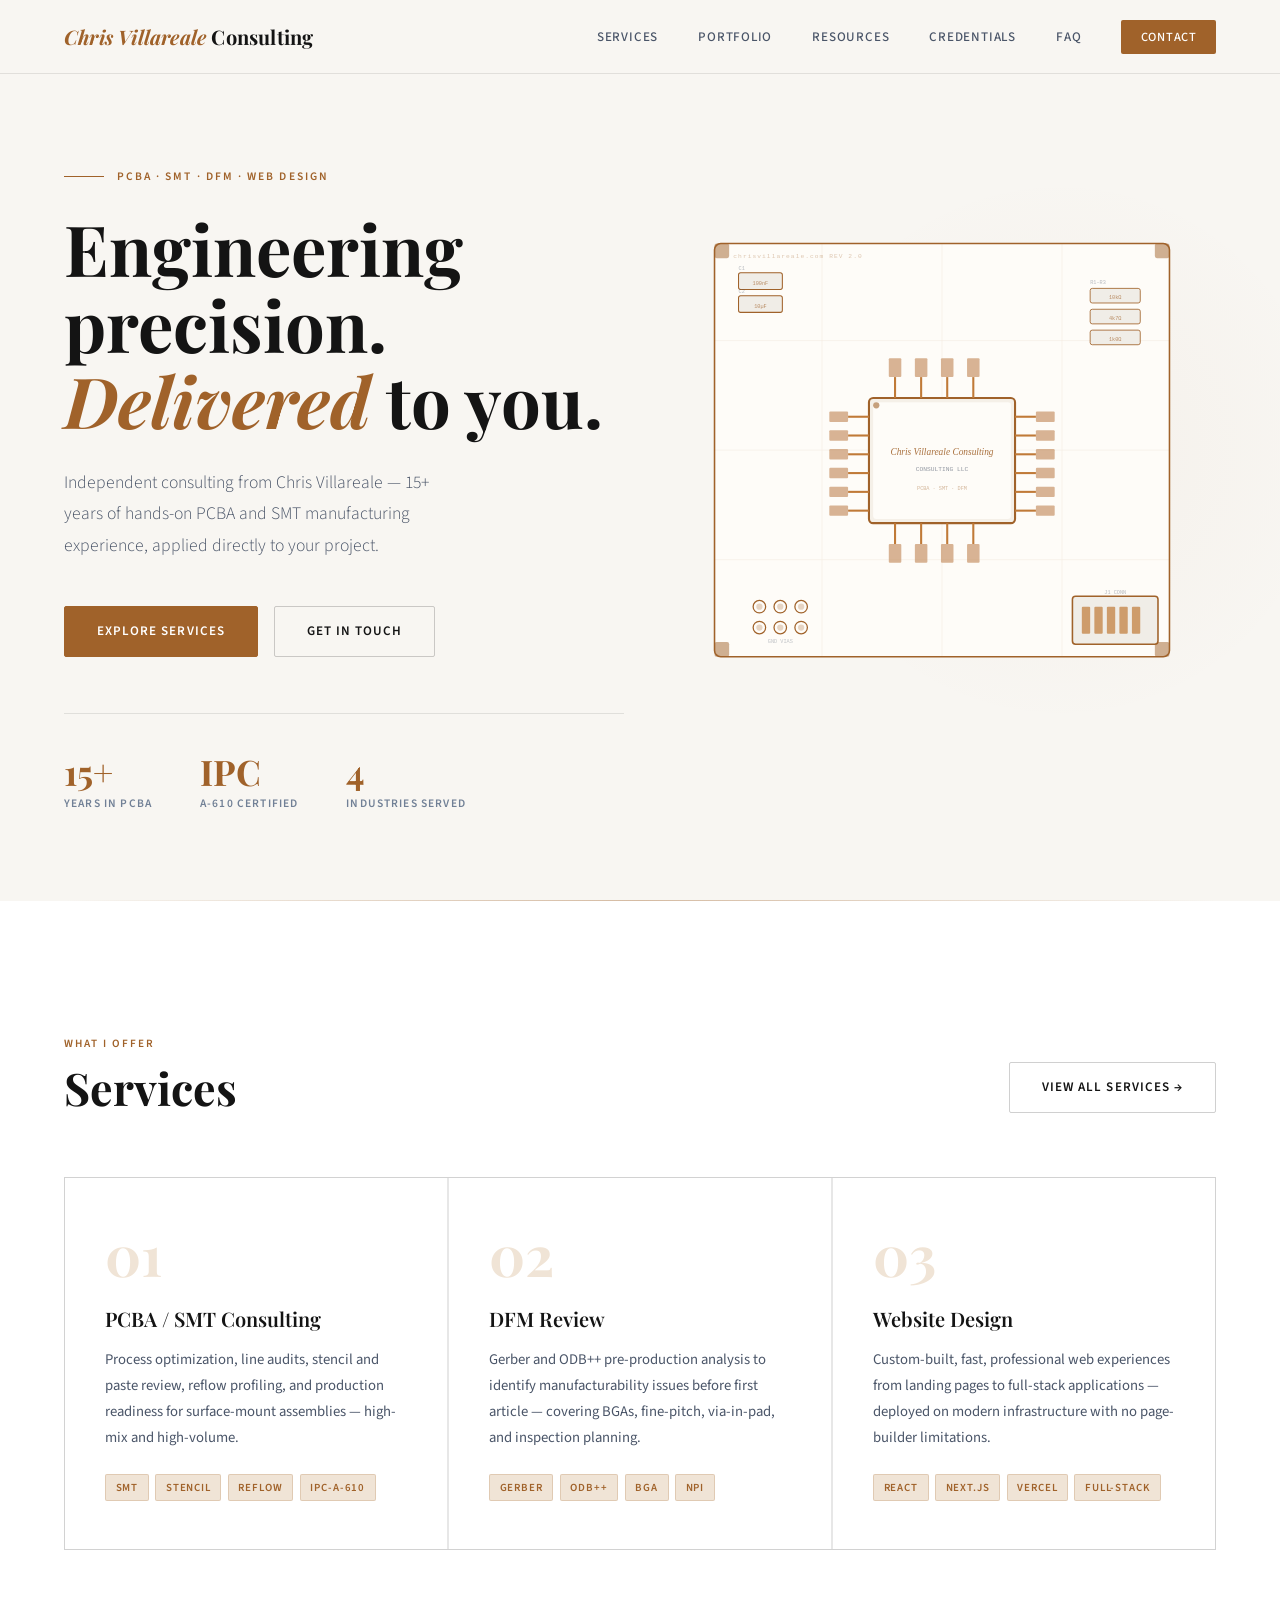
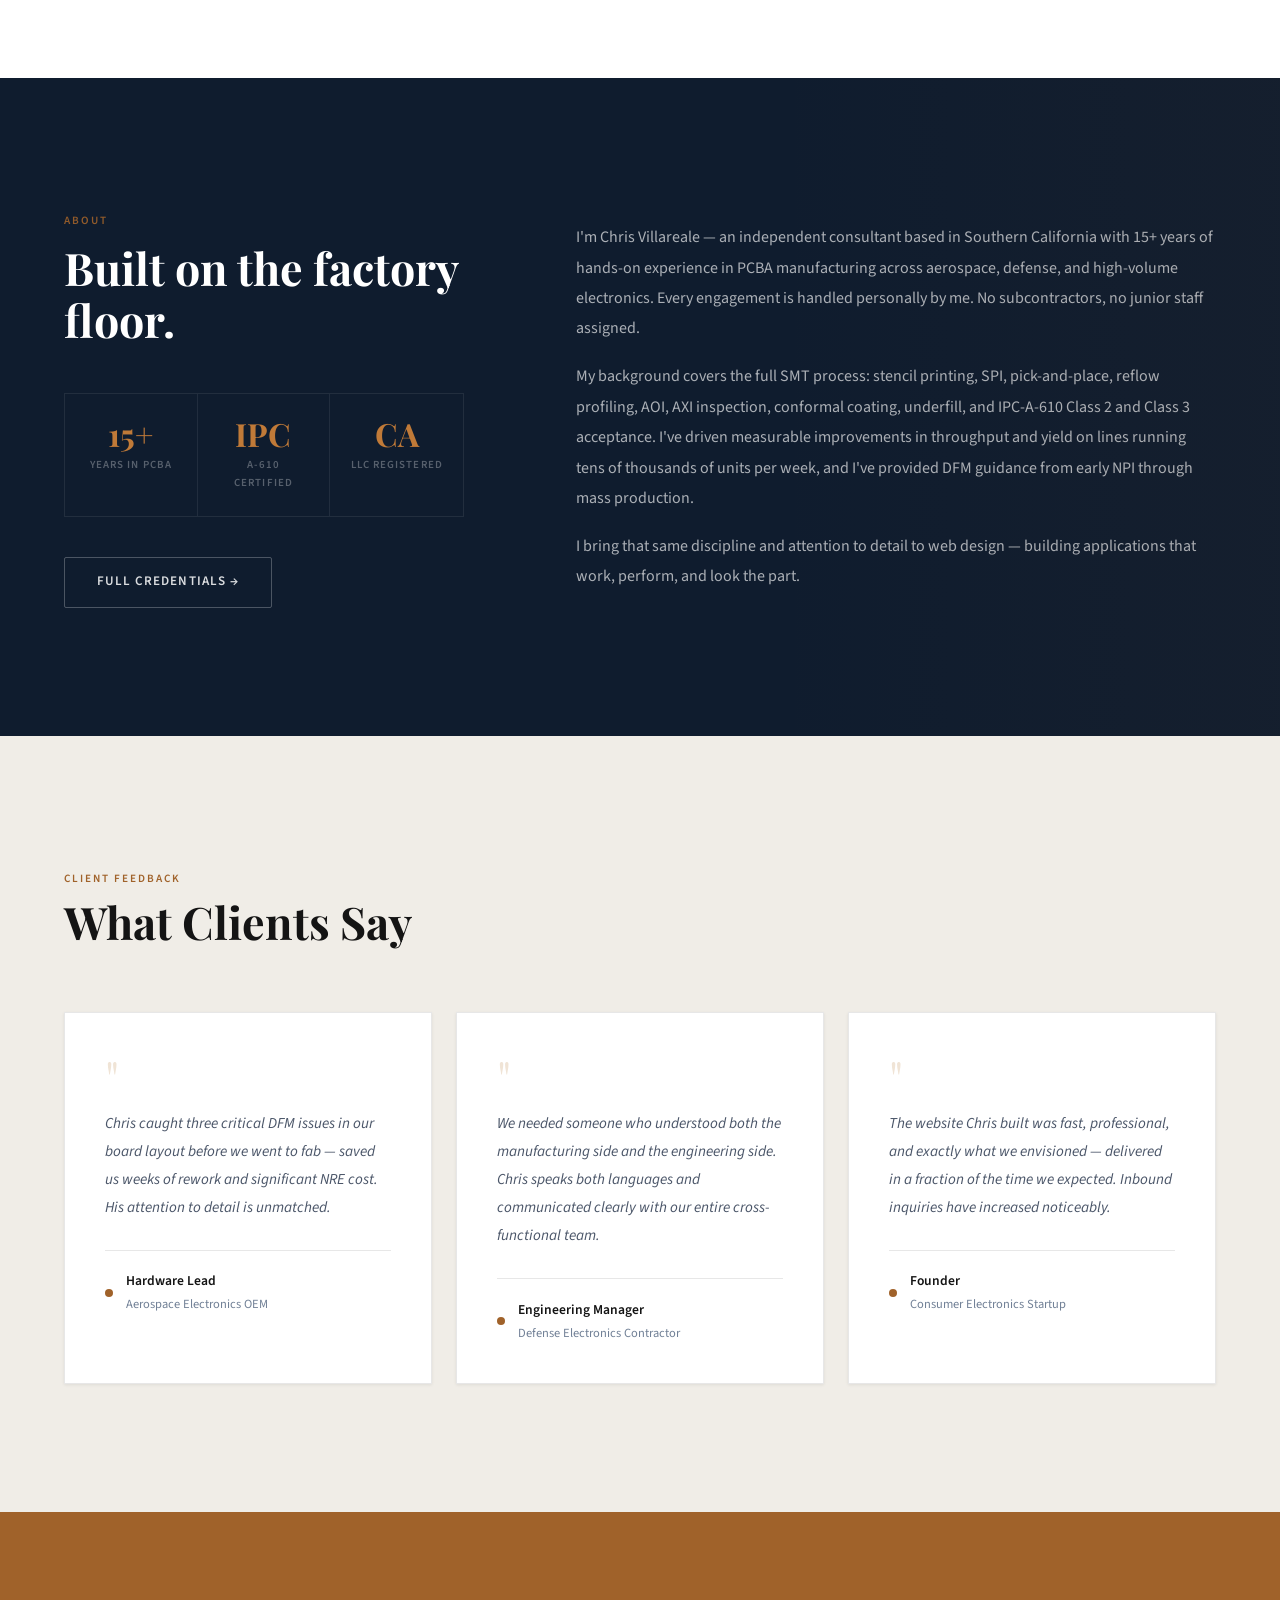
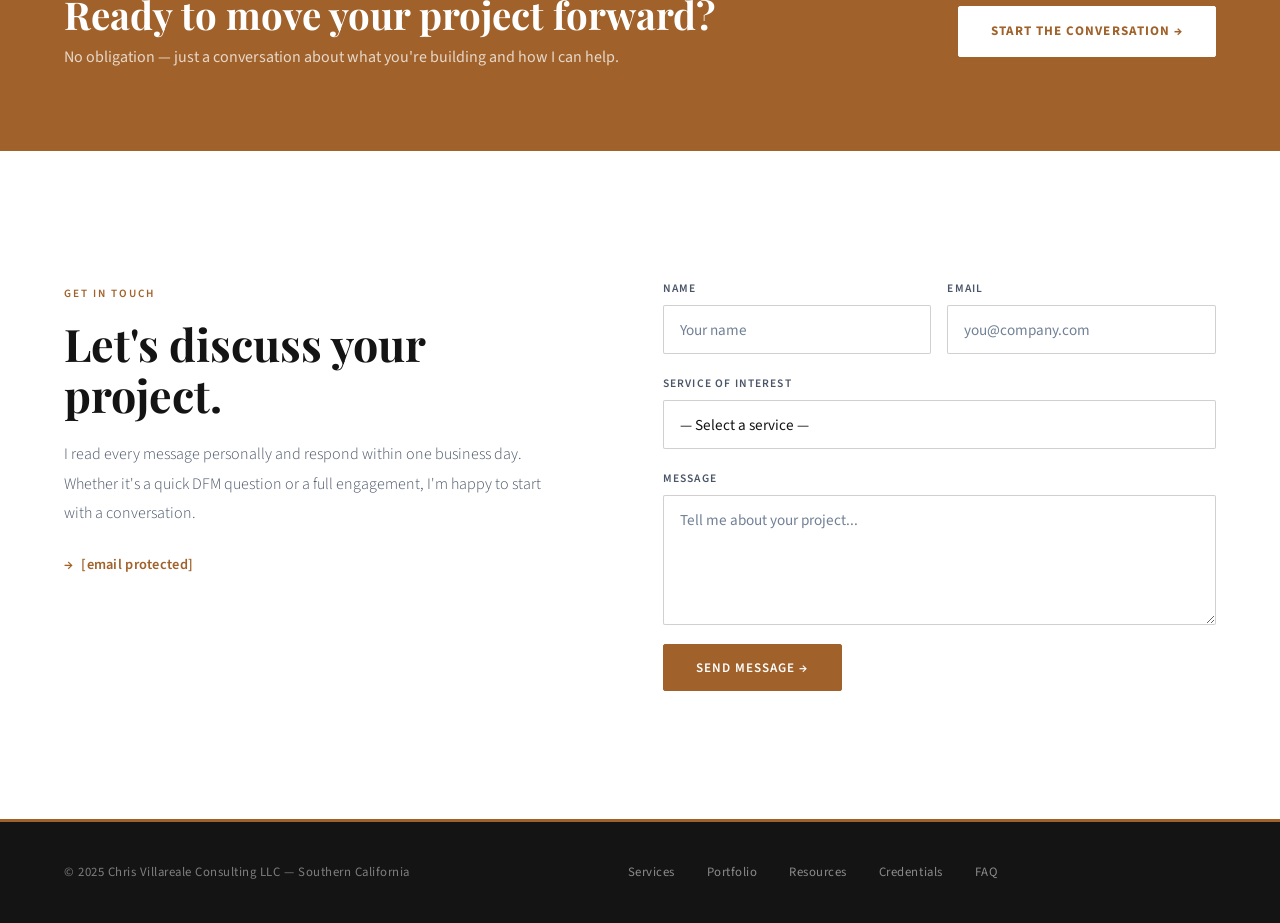
<file: index.html>
<!DOCTYPE html>
<html lang="en">
<head>
  <meta charset="UTF-8" />
  <meta name="viewport" content="width=device-width, initial-scale=1.0" />
  <title>Chris Villareale Consulting</title>
  <link rel="icon" type="image/svg+xml" href="favicon.svg" />
  <link rel="preconnect" href="https://fonts.googleapis.com" />
  <link rel="preconnect" href="https://fonts.gstatic.com" crossorigin />
  <link rel="stylesheet" href="styles.css" />
  <style>
    /* ─── HERO ─── */
    .hero {
      min-height: 100vh;
      display: grid;
      grid-template-columns: 1.1fr 1fr;
      align-items: center;
      padding: 0 4rem;
      position: relative;
      overflow: hidden;
      background: var(--parchment);
    }

    /* Subtle PCB trace decoration — tasteful, not dominant */
    .hero::after {
      content: '';
      position: absolute;
      right: -60px; top: 50%;
      transform: translateY(-50%);
      width: 560px; height: 560px;
      background: radial-gradient(circle, rgba(160,98,42,0.04) 0%, transparent 70%);
      pointer-events: none;
    }

    .hero-text {
      padding-top: 5rem;
      animation: fadeUp 0.8s ease both;
      position: relative;
      z-index: 2;
      max-width: 560px;
    }

    .hero-eyebrow {
      font-size: 0.72rem;
      font-weight: 600;
      letter-spacing: 0.18em;
      text-transform: uppercase;
      color: var(--copper);
      margin-bottom: 1.5rem;
      display: flex;
      align-items: center;
      gap: 0.8rem;
    }

    .hero-eyebrow::before {
      content: '';
      display: block;
      width: 2.5rem;
      height: 1px;
      background: var(--copper);
    }

    h1 {
      font-family: 'Playfair Display', serif;
      font-size: clamp(3rem, 5.5vw, 5rem);
      font-weight: 700;
      line-height: 1.08;
      color: var(--ink);
      margin-bottom: 1.8rem;
    }

    h1 em {
      font-style: italic;
      color: var(--copper);
    }

    .hero-sub {
      font-size: 1.1rem;
      color: var(--slate);
      max-width: 46ch;
      margin-bottom: 2.8rem;
      line-height: 1.8;
      font-weight: 300;
    }

    .btn-group { display: flex; gap: 1rem; flex-wrap: wrap; }

    .hero-stats {
      display: flex;
      gap: 3rem;
      margin-top: 3.5rem;
      padding-top: 2.5rem;
      border-top: 1px solid var(--border);
    }

    .stat-num {
      font-family: 'Playfair Display', serif;
      font-size: 2.2rem;
      font-weight: 700;
      color: var(--copper);
      line-height: 1;
    }

    .stat-label {
      font-size: 0.72rem;
      font-weight: 600;
      letter-spacing: 0.1em;
      text-transform: uppercase;
      color: var(--slate-lt);
      margin-top: 0.3rem;
    }

    /* Hero visual — refined PCB illustration */
    .hero-visual {
      display: flex;
      align-items: center;
      justify-content: center;
      animation: fadeIn 1s ease both 0.3s;
      position: relative;
      z-index: 2;
    }

    .hero-visual svg { width: min(480px, 95%); }

    /* ─── SERVICES ─── */
    .services-section {
      padding: 8rem 4rem;
      background: var(--white);
    }

    .section-header {
      display: flex;
      align-items: flex-end;
      justify-content: space-between;
      margin-bottom: 4rem;
      flex-wrap: wrap;
      gap: 1.5rem;
    }

    .services-grid {
      display: grid;
      grid-template-columns: repeat(3, 1fr);
      gap: 2px;
      background: var(--border);
      border: 1px solid var(--border);
    }

    .service-card {
      background: var(--white);
      padding: 3rem 2.5rem;
      text-decoration: none;
      display: block;
      position: relative;
      overflow: hidden;
      transition: background 0.25s;
    }

    .service-card::after {
      content: '';
      position: absolute;
      bottom: 0; left: 0; right: 0;
      height: 3px;
      background: var(--copper);
      transform: scaleX(0);
      transform-origin: left;
      transition: transform 0.3s ease;
    }

    .service-card:hover { background: var(--parchment); }
    .service-card:hover::after { transform: scaleX(1); }

    .service-num {
      font-family: 'Playfair Display', serif;
      font-size: 3.5rem;
      font-weight: 700;
      color: var(--copper-pale);
      line-height: 1;
      margin-bottom: 1.5rem;
    }

    .service-card h3 {
      font-size: 1.25rem;
      margin-bottom: 1rem;
      color: var(--ink);
    }

    .service-card p {
      font-size: 0.92rem;
      color: var(--slate);
      line-height: 1.75;
    }

    .service-tags {
      margin-top: 1.5rem;
      display: flex;
      flex-wrap: wrap;
      gap: 0.4rem;
    }

    /* ─── NAVY ABOUT ─── */
    .about-section {
      padding: 8rem 4rem;
      background: var(--navy);
      display: grid;
      grid-template-columns: 1fr 1.6fr;
      gap: 7rem;
      align-items: center;
      position: relative;
      overflow: hidden;
    }

    /* Subtle PCB trace decoration on dark bg */
    .about-section::before {
      content: '';
      position: absolute;
      right: 0; top: 0; bottom: 0;
      width: 40%;
      background: linear-gradient(90deg, transparent, rgba(160,98,42,0.04));
      pointer-events: none;
    }

    .about-section h2 { color: var(--white); margin-top: 0.6rem; margin-bottom: 1.5rem; }
    .about-section .section-label { color: rgba(160,98,42,0.9); }

    .about-body {
      font-size: 1rem;
      color: rgba(255,255,255,0.65);
      line-height: 1.9;
    }

    .about-body p + p { margin-top: 1.1rem; }

    .about-stats {
      display: grid;
      grid-template-columns: repeat(3, 1fr);
      gap: 0;
      margin-top: 3rem;
      border: 1px solid var(--navy-rule);
    }

    .about-stat {
      padding: 1.5rem 1.2rem;
      border-right: 1px solid var(--navy-rule);
      text-align: center;
    }

    .about-stat:last-child { border-right: none; }

    .about-stat-num {
      font-family: 'Playfair Display', serif;
      font-size: 2rem;
      font-weight: 700;
      color: var(--copper-lt);
      line-height: 1;
    }

    .about-stat-label {
      font-size: 0.68rem;
      font-weight: 600;
      letter-spacing: 0.1em;
      text-transform: uppercase;
      color: rgba(255,255,255,0.3);
      margin-top: 0.35rem;
    }

    /* ─── TESTIMONIALS ─── */
    .testimonials-section {
      padding: 8rem 4rem;
      background: var(--parchment-dk);
    }

    .testimonial-grid {
      display: grid;
      grid-template-columns: repeat(3, 1fr);
      gap: 1.5rem;
      margin-top: 4rem;
    }

    .testimonial-card {
      background: var(--white);
      padding: 2.5rem;
      border: 1px solid var(--border);
      box-shadow: var(--shadow-sm);
      position: relative;
      transition: box-shadow 0.25s, transform 0.25s;
    }

    .testimonial-card:hover {
      box-shadow: var(--shadow-md);
      transform: translateY(-2px);
    }

    .testimonial-quote {
      font-family: 'Playfair Display', serif;
      font-size: 3rem;
      line-height: 1;
      color: var(--copper-pale);
      margin-bottom: 0.5rem;
    }

    .testimonial-text {
      font-size: 0.95rem;
      color: var(--slate);
      line-height: 1.85;
      font-style: italic;
    }

    .testimonial-author {
      margin-top: 1.8rem;
      padding-top: 1.2rem;
      border-top: 1px solid var(--border);
      display: flex;
      align-items: center;
      gap: 0.8rem;
    }

    .author-dot {
      width: 8px; height: 8px;
      background: var(--copper);
      border-radius: 50%;
      flex-shrink: 0;
    }

    .author-name {
      font-size: 0.85rem;
      font-weight: 600;
      color: var(--ink);
    }

    .author-title {
      font-size: 0.78rem;
      color: var(--slate-lt);
      margin-top: 0.1rem;
    }

    /* ─── CTA BANNER ─── */
    .cta-banner {
      background: var(--copper);
      padding: 5rem 4rem;
      display: flex;
      align-items: center;
      justify-content: space-between;
      gap: 2rem;
      flex-wrap: wrap;
    }

    .cta-banner h2 {
      color: white;
      font-size: clamp(1.8rem, 3vw, 2.4rem);
    }

    .cta-banner p {
      color: rgba(255,255,255,0.75);
      margin-top: 0.5rem;
      font-size: 1rem;
    }

    .btn-white {
      background: white;
      color: var(--copper);
      border: 1px solid white;
      font-weight: 700;
    }

    .btn-white:hover {
      background: var(--ink);
      border-color: var(--ink);
      color: white;
    }

    /* ─── CONTACT ─── */
    .contact-section {
      padding: 8rem 4rem;
      display: grid;
      grid-template-columns: 1fr 1.1fr;
      gap: 6rem;
      align-items: start;
      background: var(--white);
    }

    .contact-intro h2 { margin-top: 0.8rem; margin-bottom: 1.2rem; }

    .contact-intro p {
      font-size: 1rem;
      color: var(--slate);
      line-height: 1.85;
      font-weight: 300;
    }

    .contact-email {
      display: inline-flex;
      align-items: center;
      gap: 0.5rem;
      margin-top: 1.5rem;
      font-size: 0.9rem;
      font-weight: 600;
      color: var(--copper);
      text-decoration: none;
      letter-spacing: 0.02em;
      transition: color 0.2s;
    }

    .contact-email:hover { color: var(--ink); }

    .contact-form { display: flex; flex-direction: column; gap: 1.2rem; }
    .field-row { display: grid; grid-template-columns: 1fr 1fr; gap: 1rem; }
    .form-group { display: flex; flex-direction: column; gap: 0.45rem; }
    textarea { resize: vertical; min-height: 130px; }
    select { appearance: none; cursor: pointer; }

    /* ─── RESPONSIVE ─── */
    @media (max-width: 1000px) {
      .hero { grid-template-columns: 1fr; padding: 8rem 2rem 4rem; }
      .hero-visual { display: none; }
      .services-section { padding: 5rem 2rem; }
      .services-grid { grid-template-columns: 1fr; }
      .about-section { grid-template-columns: 1fr; padding: 5rem 2rem; gap: 3rem; }
      .testimonials-section { padding: 5rem 2rem; }
      .testimonial-grid { grid-template-columns: 1fr; }
      .cta-banner { padding: 4rem 2rem; flex-direction: column; }
      .contact-section { grid-template-columns: 1fr; padding: 5rem 2rem; gap: 3rem; }
      .field-row { grid-template-columns: 1fr; }
    }
  </style>
</head>
<body>

  <nav>
    <a href="index.html" class="nav-logo"><span>Chris Villareale</span> Consulting</a>
    <ul class="nav-links">
      <li><a href="services.html">Services</a></li>
      <li><a href="portfolio.html">Portfolio</a></li>
      <li><a href="resources.html">Resources</a></li>
      <li><a href="credentials.html">Credentials</a></li>
      <li><a href="faq.html">FAQ</a></li>
      <li><a href="#contact" class="nav-cta">Contact</a></li>
    </ul>
  </nav>

  <!-- HERO -->
  <section class="hero">
    <div class="hero-text">
      <p class="hero-eyebrow">PCBA · SMT · DFM · Web Design</p>
      <h1>Engineering precision.<br /><em>Delivered</em> to you.</h1>
      <p class="hero-sub">Independent consulting from Chris Villareale — 15+ years of hands-on PCBA and SMT manufacturing experience, applied directly to your project.</p>
      <div class="btn-group">
        <a href="services.html" class="btn btn-primary">Explore Services</a>
        <a href="#contact" class="btn btn-outline">Get in Touch</a>
      </div>
      <div class="hero-stats">
        <div>
          <div class="stat-num">15+</div>
          <div class="stat-label">Years in PCBA</div>
        </div>
        <div>
          <div class="stat-num">IPC</div>
          <div class="stat-label">A-610 Certified</div>
        </div>
        <div>
          <div class="stat-num">4</div>
          <div class="stat-label">Industries Served</div>
        </div>
      </div>
    </div>

    <!-- Refined PCB illustration — professional and tasteful -->
    <div class="hero-visual">
      <svg viewBox="0 0 460 420" fill="none" xmlns="http://www.w3.org/2000/svg">
        <!-- Board outline -->
        <rect x="12" y="12" width="436" height="396" rx="6" fill="#FEFCF8" stroke="#A0622A" stroke-width="1.5"/>
        <!-- Corner marks -->
        <rect x="12" y="12" width="14" height="14" rx="2" fill="#A0622A" opacity="0.5"/>
        <rect x="434" y="12" width="14" height="14" rx="2" fill="#A0622A" opacity="0.5"/>
        <rect x="12" y="394" width="14" height="14" rx="2" fill="#A0622A" opacity="0.5"/>
        <rect x="434" y="394" width="14" height="14" rx="2" fill="#A0622A" opacity="0.5"/>
        <!-- Silkscreen text -->
        <text x="30" y="26" fill="#A0622A" font-family="monospace" font-size="6" opacity="0.35" letter-spacing="1">chrisvillareale.com  REV 2.0</text>

        <!-- Trace grid — light, refined -->
        <g stroke="#A0622A" stroke-width="0.6" opacity="0.1">
          <line x1="115" y1="12" x2="115" y2="408"/>
          <line x1="230" y1="12" x2="230" y2="408"/>
          <line x1="345" y1="12" x2="345" y2="408"/>
          <line x1="12" y1="105" x2="448" y2="105"/>
          <line x1="12" y1="210" x2="448" y2="210"/>
          <line x1="12" y1="315" x2="448" y2="315"/>
        </g>

        <!-- Main IC component -->
        <rect x="160" y="160" width="140" height="120" rx="4" fill="#F5F0E8" stroke="#A0622A" stroke-width="2"/>
        <rect x="164" y="164" width="132" height="112" rx="3" fill="#FEFCF8"/>
        <text x="230" y="215" text-anchor="middle" fill="#A0622A" font-family="serif" font-size="9" font-style="italic" opacity="0.9">Chris Villareale Consulting</text>
        <text x="230" y="230" text-anchor="middle" fill="#4A5568" font-family="monospace" font-size="6" opacity="0.6">CONSULTING LLC</text>
        <text x="230" y="248" text-anchor="middle" fill="#A0622A" font-family="monospace" font-size="5" opacity="0.45">PCBA · SMT · DFM</text>
        <circle cx="167" cy="167" r="3" fill="#A0622A" opacity="0.6"/>

        <!-- IC pins — copper colored -->
        <g stroke="#C07A38" stroke-width="2">
          <line x1="140" y1="178" x2="160" y2="178"/><line x1="140" y1="196" x2="160" y2="196"/>
          <line x1="140" y1="214" x2="160" y2="214"/><line x1="140" y1="232" x2="160" y2="232"/>
          <line x1="140" y1="250" x2="160" y2="250"/><line x1="140" y1="268" x2="160" y2="268"/>
          <line x1="300" y1="178" x2="320" y2="178"/><line x1="300" y1="196" x2="320" y2="196"/>
          <line x1="300" y1="214" x2="320" y2="214"/><line x1="300" y1="232" x2="320" y2="232"/>
          <line x1="300" y1="250" x2="320" y2="250"/><line x1="300" y1="268" x2="320" y2="268"/>
          <line x1="185" y1="140" x2="185" y2="160"/><line x1="210" y1="140" x2="210" y2="160"/>
          <line x1="235" y1="140" x2="235" y2="160"/><line x1="260" y1="140" x2="260" y2="160"/>
          <line x1="185" y1="280" x2="185" y2="300"/><line x1="210" y1="280" x2="210" y2="300"/>
          <line x1="235" y1="280" x2="235" y2="300"/><line x1="260" y1="280" x2="260" y2="300"/>
        </g>

        <!-- SMD pads -->
        <g fill="#C8956A" opacity="0.7">
          <rect x="122" y="173" width="18" height="10" rx="1"/>
          <rect x="122" y="191" width="18" height="10" rx="1"/>
          <rect x="122" y="209" width="18" height="10" rx="1"/>
          <rect x="122" y="227" width="18" height="10" rx="1"/>
          <rect x="122" y="245" width="18" height="10" rx="1"/>
          <rect x="122" y="263" width="18" height="10" rx="1"/>
          <rect x="320" y="173" width="18" height="10" rx="1"/>
          <rect x="320" y="191" width="18" height="10" rx="1"/>
          <rect x="320" y="209" width="18" height="10" rx="1"/>
          <rect x="320" y="227" width="18" height="10" rx="1"/>
          <rect x="320" y="245" width="18" height="10" rx="1"/>
          <rect x="320" y="263" width="18" height="10" rx="1"/>
          <rect x="179" y="122" width="12" height="18" rx="1"/>
          <rect x="204" y="122" width="12" height="18" rx="1"/>
          <rect x="229" y="122" width="12" height="18" rx="1"/>
          <rect x="254" y="122" width="12" height="18" rx="1"/>
          <rect x="179" y="300" width="12" height="18" rx="1"/>
          <rect x="204" y="300" width="12" height="18" rx="1"/>
          <rect x="229" y="300" width="12" height="18" rx="1"/>
          <rect x="254" y="300" width="12" height="18" rx="1"/>
        </g>

        <!-- Capacitors top-left -->
        <rect x="35" y="40" width="42" height="16" rx="2" fill="#F0EDE7" stroke="#A0622A" stroke-width="1"/>
        <rect x="35" y="62" width="42" height="16" rx="2" fill="#F0EDE7" stroke="#A0622A" stroke-width="1"/>
        <text x="56" y="52" text-anchor="middle" fill="#A0622A" font-family="monospace" font-size="5" opacity="0.7">100nF</text>
        <text x="56" y="74" text-anchor="middle" fill="#A0622A" font-family="monospace" font-size="5" opacity="0.7">10µF</text>
        <text x="35" y="37" fill="#4A5568" font-family="monospace" font-size="5" opacity="0.4">C1</text>
        <text x="35" y="59" fill="#4A5568" font-family="monospace" font-size="5" opacity="0.4">C2</text>

        <!-- Resistors right -->
        <rect x="372" y="55" width="48" height="14" rx="2" fill="#F0EDE7" stroke="#A0622A" stroke-width="0.8"/>
        <rect x="372" y="75" width="48" height="14" rx="2" fill="#F0EDE7" stroke="#A0622A" stroke-width="0.8"/>
        <rect x="372" y="95" width="48" height="14" rx="2" fill="#F0EDE7" stroke="#A0622A" stroke-width="0.8"/>
        <text x="396" y="65" text-anchor="middle" fill="#A0622A" font-family="monospace" font-size="5" opacity="0.7">10kΩ</text>
        <text x="396" y="85" text-anchor="middle" fill="#A0622A" font-family="monospace" font-size="5" opacity="0.7">4k7Ω</text>
        <text x="396" y="105" text-anchor="middle" fill="#A0622A" font-family="monospace" font-size="5" opacity="0.7">1k0Ω</text>
        <text x="372" y="51" fill="#4A5568" font-family="monospace" font-size="5" opacity="0.4">R1–R3</text>

        <!-- Via cluster -->
        <g fill="none" stroke="#A0622A" stroke-width="1.2">
          <circle cx="55" cy="360" r="6"/><circle cx="75" cy="360" r="6"/>
          <circle cx="95" cy="360" r="6"/><circle cx="55" cy="380" r="6"/>
          <circle cx="75" cy="380" r="6"/><circle cx="95" cy="380" r="6"/>
        </g>
        <g fill="#A0622A" opacity="0.25">
          <circle cx="55" cy="360" r="3"/><circle cx="75" cy="360" r="3"/>
          <circle cx="95" cy="360" r="3"/><circle cx="55" cy="380" r="3"/>
          <circle cx="75" cy="380" r="3"/><circle cx="95" cy="380" r="3"/>
        </g>
        <text x="75" y="395" text-anchor="middle" fill="#4A5568" font-family="monospace" font-size="5" opacity="0.35">GND VIAS</text>

        <!-- Connector -->
        <rect x="355" y="350" width="82" height="46" rx="3" fill="#F0EDE7" stroke="#A0622A" stroke-width="1.5"/>
        <g fill="#C07A38" opacity="0.7">
          <rect x="364" y="360" width="8" height="26" rx="1"/>
          <rect x="376" y="360" width="8" height="26" rx="1"/>
          <rect x="388" y="360" width="8" height="26" rx="1"/>
          <rect x="400" y="360" width="8" height="26" rx="1"/>
          <rect x="412" y="360" width="8" height="26" rx="1"/>
        </g>
        <text x="396" y="348" text-anchor="middle" fill="#4A5568" font-family="monospace" font-size="5" opacity="0.4">J1 CONN</text>
      </svg>
    </div>
  </section>

  <div class="divider-copper"></div>

  <!-- SERVICES -->
  <section class="services-section">
    <div class="section-header">
      <div>
        <span class="section-label">What I Offer</span>
        <h2 style="margin-top: 0.4rem;">Services</h2>
      </div>
      <a href="services.html" class="btn btn-outline">View All Services →</a>
    </div>

    <div class="services-grid">
      <a href="services.html#pcba" class="service-card">
        <div class="service-num">01</div>
        <h3>PCBA / SMT Consulting</h3>
        <p>Process optimization, line audits, stencil and paste review, reflow profiling, and production readiness for surface-mount assemblies — high-mix and high-volume.</p>
        <div class="service-tags">
          <span class="tag">SMT</span><span class="tag">Stencil</span><span class="tag">Reflow</span><span class="tag">IPC-A-610</span>
        </div>
      </a>

      <a href="services.html#dfm" class="service-card">
        <div class="service-num">02</div>
        <h3>DFM Review</h3>
        <p>Gerber and ODB++ pre-production analysis to identify manufacturability issues before first article — covering BGAs, fine-pitch, via-in-pad, and inspection planning.</p>
        <div class="service-tags">
          <span class="tag">Gerber</span><span class="tag">ODB++</span><span class="tag">BGA</span><span class="tag">NPI</span>
        </div>
      </a>

      <a href="services.html#web" class="service-card">
        <div class="service-num">03</div>
        <h3>Website Design</h3>
        <p>Custom-built, fast, professional web experiences from landing pages to full-stack applications — deployed on modern infrastructure with no page-builder limitations.</p>
        <div class="service-tags">
          <span class="tag">React</span><span class="tag">Next.js</span><span class="tag">Vercel</span><span class="tag">Full-Stack</span>
        </div>
      </a>
    </div>
  </section>

  <!-- ABOUT -->
  <section class="about-section">
    <div>
      <span class="section-label">About</span>
      <h2>Built on the factory floor.</h2>
      <div class="about-stats">
        <div class="about-stat">
          <div class="about-stat-num">15+</div>
          <div class="about-stat-label">Years in PCBA</div>
        </div>
        <div class="about-stat">
          <div class="about-stat-num">IPC</div>
          <div class="about-stat-label">A-610 Certified</div>
        </div>
        <div class="about-stat">
          <div class="about-stat-num">CA</div>
          <div class="about-stat-label">LLC Registered</div>
        </div>
      </div>
      <a href="credentials.html" class="btn btn-outline-light" style="margin-top: 2.5rem; display: inline-flex;">Full Credentials →</a>
    </div>
    <div class="about-body">
      <p>I'm Chris Villareale — an independent consultant based in Southern California with 15+ years of hands-on experience in PCBA manufacturing across aerospace, defense, and high-volume electronics. Every engagement is handled personally by me. No subcontractors, no junior staff assigned.</p>
      <p>My background covers the full SMT process: stencil printing, SPI, pick-and-place, reflow profiling, AOI, AXI inspection, conformal coating, underfill, and IPC-A-610 Class 2 and Class 3 acceptance. I've driven measurable improvements in throughput and yield on lines running tens of thousands of units per week, and I've provided DFM guidance from early NPI through mass production.</p>
      <p>I bring that same discipline and attention to detail to web design — building applications that work, perform, and look the part.</p>
    </div>
  </section>

  <!-- TESTIMONIALS -->
  <section class="testimonials-section">
    <div class="section-header">
      <div>
        <span class="section-label">Client Feedback</span>
        <h2 style="margin-top: 0.4rem;">What Clients Say</h2>
      </div>
    </div>
    <div class="testimonial-grid">
      <div class="testimonial-card">
        <div class="testimonial-quote">"</div>
        <p class="testimonial-text">Chris caught three critical DFM issues in our board layout before we went to fab — saved us weeks of rework and significant NRE cost. His attention to detail is unmatched.</p>
        <div class="testimonial-author">
          <div class="author-dot"></div>
          <div>
            <div class="author-name">Hardware Lead</div>
            <div class="author-title">Aerospace Electronics OEM</div>
          </div>
        </div>
      </div>
      <div class="testimonial-card">
        <div class="testimonial-quote">"</div>
        <p class="testimonial-text">We needed someone who understood both the manufacturing side and the engineering side. Chris speaks both languages and communicated clearly with our entire cross-functional team.</p>
        <div class="testimonial-author">
          <div class="author-dot"></div>
          <div>
            <div class="author-name">Engineering Manager</div>
            <div class="author-title">Defense Electronics Contractor</div>
          </div>
        </div>
      </div>
      <div class="testimonial-card">
        <div class="testimonial-quote">"</div>
        <p class="testimonial-text">The website Chris built was fast, professional, and exactly what we envisioned — delivered in a fraction of the time we expected. Inbound inquiries have increased noticeably.</p>
        <div class="testimonial-author">
          <div class="author-dot"></div>
          <div>
            <div class="author-name">Founder</div>
            <div class="author-title">Consumer Electronics Startup</div>
          </div>
        </div>
      </div>
    </div>
  </section>

  <!-- CTA -->
  <section class="cta-banner">
    <div>
      <h2>Ready to move your project forward?</h2>
      <p>No obligation — just a conversation about what you're building and how I can help.</p>
    </div>
    <a href="#contact" class="btn btn-white">Start the Conversation →</a>
  </section>

  <!-- CONTACT -->
  <section class="contact-section" id="contact">
    <div class="contact-intro">
      <span class="section-label">Get in Touch</span>
      <h2>Let's discuss your project.</h2>
      <p>I read every message personally and respond within one business day. Whether it's a quick DFM question or a full engagement, I'm happy to start with a conversation.</p>
      <a href="/cdn-cgi/l/email-protection#6e0d061c071d2e1a060b000f1e0102071a0f00400d0103" class="contact-email">→ <span class="__cf_email__" data-cfemail="9af9f2e8f3e9daeef2fff4fbeaf5f6f3eefbf4b4f9f5f7">[email&#160;protected]</span></a>
    </div>

    <form class="contact-form" onsubmit="handleSubmit(event)">
      <div class="field-row">
        <div class="form-group">
          <label>Name</label>
          <input type="text" placeholder="Your name" required />
        </div>
        <div class="form-group">
          <label>Email</label>
          <input type="email" placeholder="you@company.com" required />
        </div>
      </div>
      <div class="form-group">
        <label>Service of Interest</label>
        <select>
          <option value="">— Select a service —</option>
          <option>PCBA / SMT Consulting</option>
          <option>DFM Review</option>
          <option>Website Design</option>
          <option>Something else</option>
        </select>
      </div>
      <div class="form-group">
        <label>Message</label>
        <textarea placeholder="Tell me about your project..." required></textarea>
      </div>
      <button type="submit" class="btn btn-primary" style="align-self: flex-start;">Send Message →</button>
      <p id="form-status" style="font-size:0.85rem; color:var(--copper); display:none;">✓ Message received — I'll be in touch soon.</p>
    </form>
  </section>

  <footer>
    <span>© 2025 Chris Villareale Consulting LLC — Southern California</span>
    <div class="footer-links">
      <a href="services.html">Services</a>
      <a href="portfolio.html">Portfolio</a>
      <a href="resources.html">Resources</a>
      <a href="credentials.html">Credentials</a>
      <a href="faq.html">FAQ</a>
    </div>
    <a href="/cdn-cgi/l/email-protection#2e4d465c475d6e5a464b404f5e4142475a4f40004d4143"><span class="__cf_email__" data-cfemail="42212a302
</file>
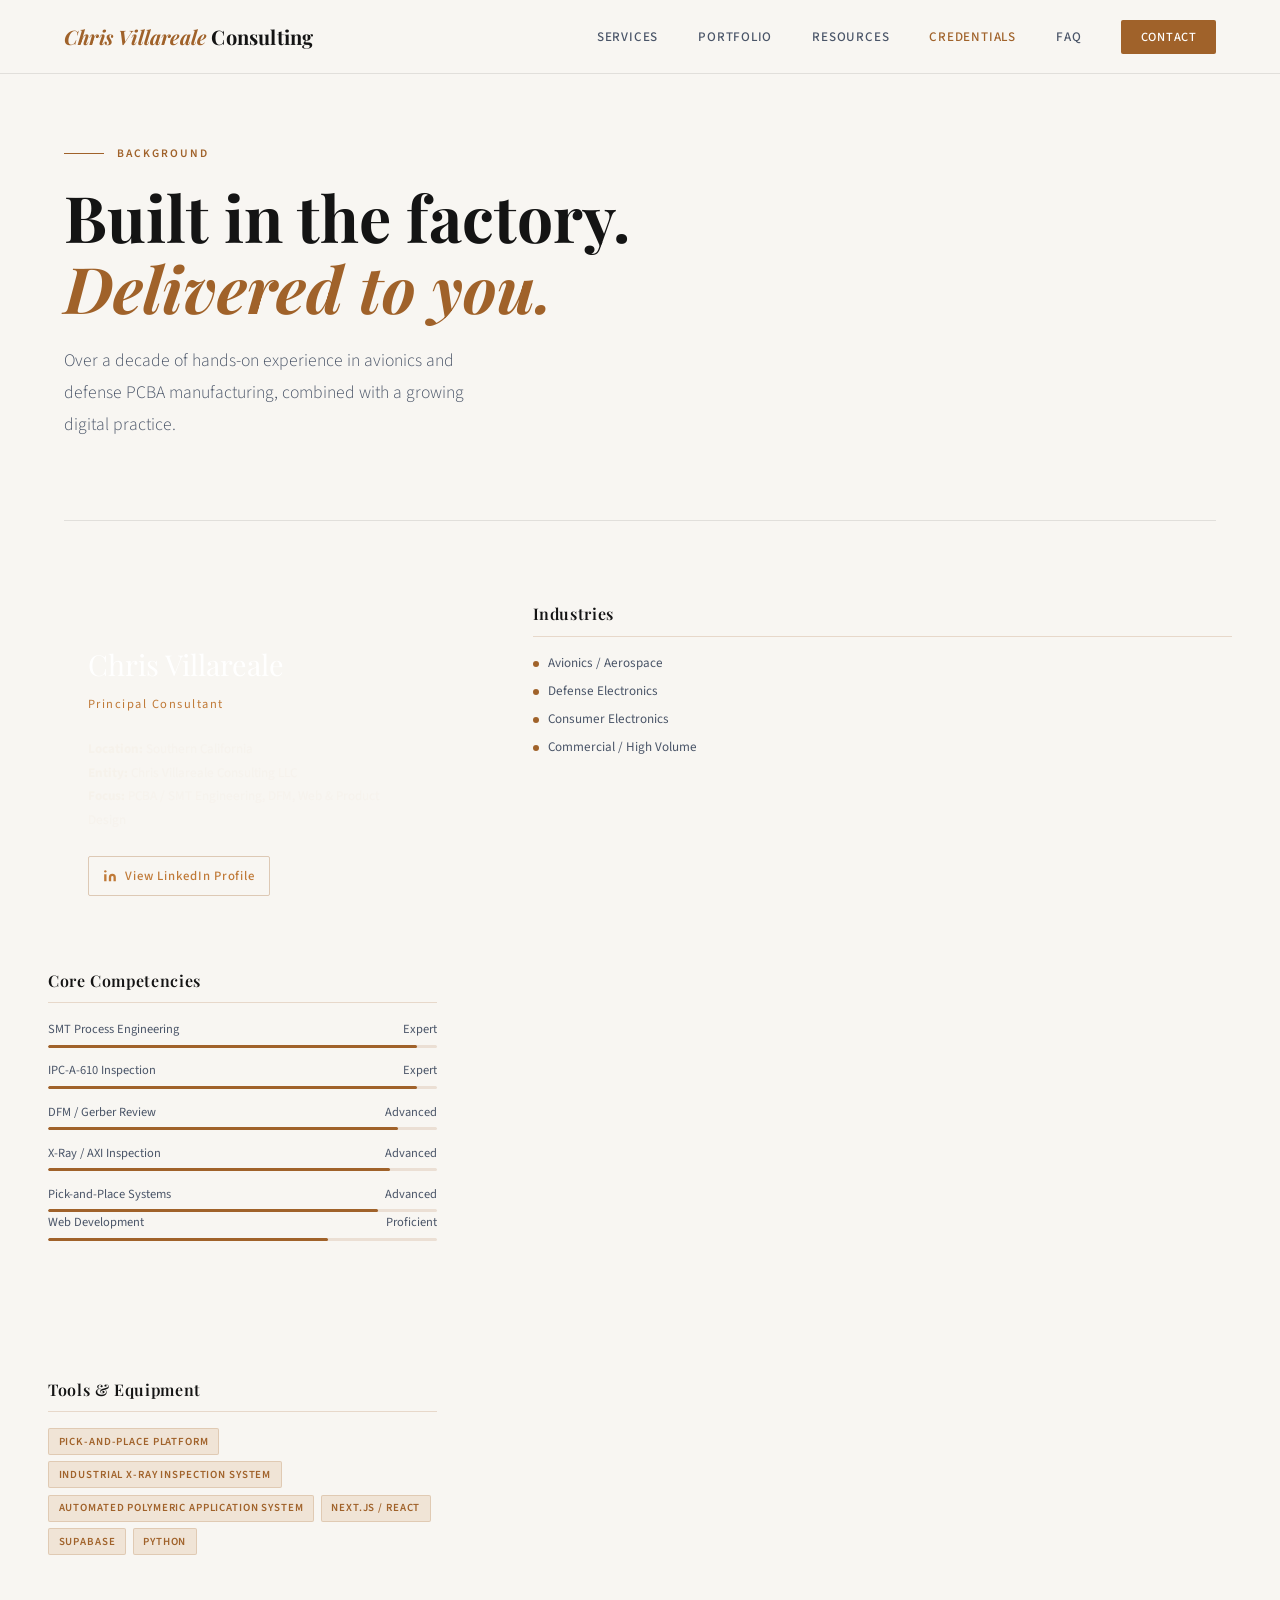
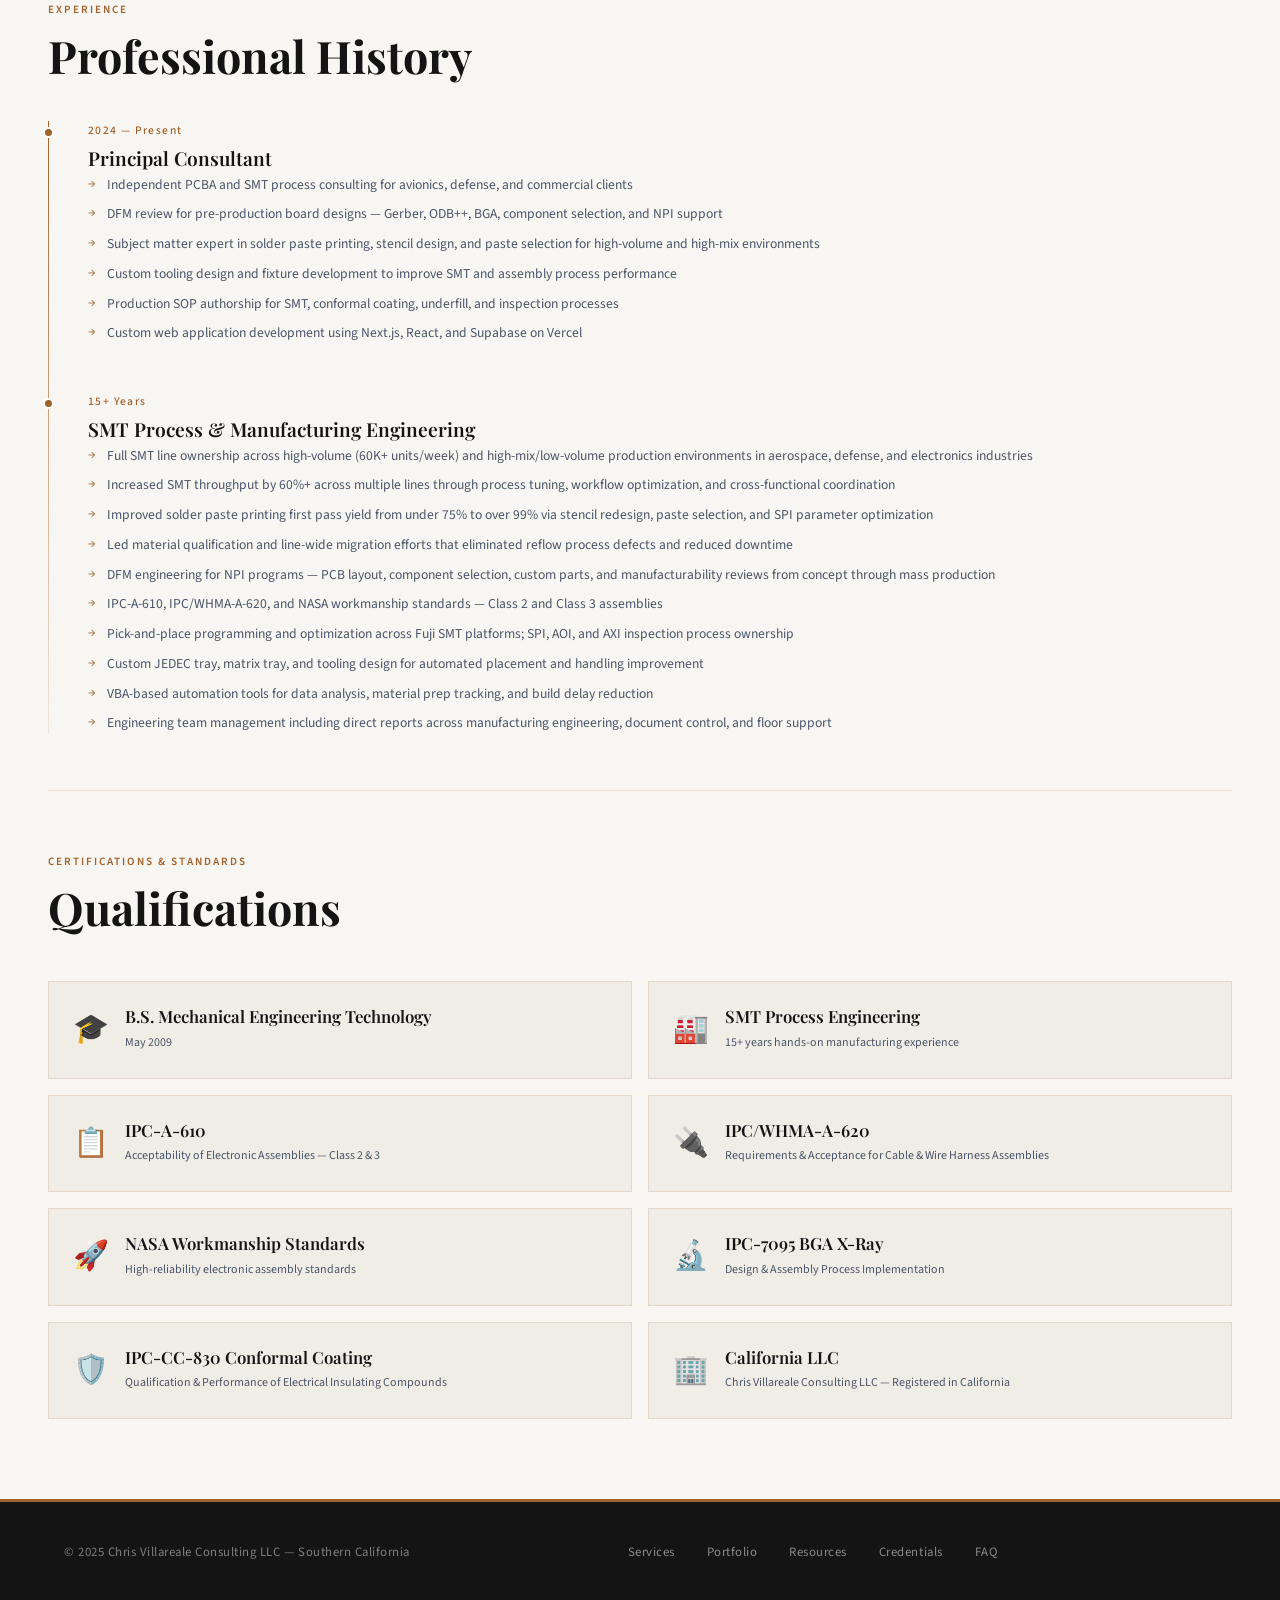
<file: credentials.html>
<!DOCTYPE html>
<html lang="en">
<head>
  <meta charset="UTF-8" />
  <meta name="viewport" content="width=device-width, initial-scale=1.0" />
  <title>Credentials — Chris Villareale Consulting</title>
  <link rel="preconnect" href="https://fonts.googleapis.com" />
  <link rel="preconnect" href="https://fonts.gstatic.com" crossorigin />
  <link rel="stylesheet" href="styles.css" />
  <style>
    .creds-section { padding: 5rem 3rem; }

    .creds-layout {
      display: grid;
      grid-template-columns: 1fr 1.8fr;
      gap: 6rem;
      align-items: start;
    }

    .creds-sidebar {}

    .bio-block {
      background: var(--parchment);
      padding: 2.5rem;
      margin-bottom: 2rem;
    }

    .bio-name {
      font-family: 'Playfair Display', serif;
      font-size: 1.8rem;
      font-weight: 300;
      color: var(--white);
      margin-bottom: 0.3rem;
    }

    .bio-title {
      font-size: 0.78rem;
      font-weight: 400;
      letter-spacing: 0.12em;
      
      color: var(--copper-lt);
      margin-bottom: 1.5rem;
    }

    .bio-detail {
      font-size: 0.82rem;
      color: rgba(245,240,232,0.5);
      line-height: 1.8;
    }

    .bio-detail strong { color: rgba(245,240,232,0.75); }

    .sidebar-section {
      margin-bottom: 2.5rem;
    }

    .sidebar-section h4 {
      font-family: 'Playfair Display', serif;
      font-size: 1rem;
      font-weight: 600;
      color: var(--ink);
      letter-spacing: 0.04em;
      margin-bottom: 1rem;
      padding-bottom: 0.5rem;
      border-bottom: 1px solid rgba(160,98,42,0.2);
    }

    .skill-bar-list { display: flex; flex-direction: column; gap: 0.8rem; }

    .skill-bar-item { }

    .skill-bar-label {
      display: flex;
      justify-content: space-between;
      font-size: 0.78rem;
      color: var(--slate);
      margin-bottom: 0.3rem;
    }

    .skill-bar-track {
      height: 3px;
      background: rgba(160,98,42,0.15);
      border-radius: 2px;
      overflow: hidden;
    }

    .skill-bar-fill {
      height: 100%;
      background: var(--copper);
      border-radius: 2px;
      transition: width 1s ease;
    }

    .industry-list {
      display: flex;
      flex-direction: column;
      gap: 0.4rem;
    }

    .industry-item {
      display: flex;
      align-items: center;
      gap: 0.6rem;
      font-size: 0.82rem;
      color: var(--slate);
    }

    .industry-item::before {
      content: '';
      width: 6px;
      height: 6px;
      background: var(--copper);
      border-radius: 50%;
      flex-shrink: 0;
    }

    /* Main content */
    .creds-main {}

    .timeline { position: relative; }

    .timeline::before {
      content: '';
      position: absolute;
      left: 0;
      top: 0;
      bottom: 0;
      width: 1px;
      background: linear-gradient(to bottom, var(--copper), rgba(160,98,42,0.1));
    }

    .timeline-item {
      padding-left: 2.5rem;
      padding-bottom: 3rem;
      position: relative;
    }

    .timeline-item:last-child { padding-bottom: 0; }

    .timeline-dot {
      position: absolute;
      left: -5px;
      top: 6px;
      width: 11px;
      height: 11px;
      background: var(--copper);
      border-radius: 50%;
      border: 2px solid var(--white);
    }

    .timeline-date {
      font-size: 0.72rem;
      font-weight: 500;
      letter-spacing: 0.12em;
      
      color: var(--copper);
      margin-bottom: 0.4rem;
    }

    .timeline-item h3 {
      font-size: 1.2rem;
      margin-bottom: 0.2rem;
    }

    .timeline-company {
      font-size: 0.85rem;
      color: var(--slate);
      margin-bottom: 1rem;
    }

    .timeline-bullets {
      list-style: none;
      display: flex;
      flex-direction: column;
      gap: 0.5rem;
    }

    .timeline-bullets li {
      font-size: 0.85rem;
      color: var(--slate);
      line-height: 1.6;
      padding-left: 1.2rem;
      position: relative;
    }

    .timeline-bullets li::before {
      content: '→';
      position: absolute;
      left: 0;
      color: var(--copper);
      font-size: 0.75rem;
    }

    .cert-grid {
      display: grid;
      grid-template-columns: 1fr 1fr;
      gap: 1rem;
      margin-top: 3rem;
    }

    .cert-card {
      background: var(--parchment-dk);
      border: 1px solid rgba(160,98,42,0.15);
      padding: 1.5rem;
      display: flex;
      gap: 1rem;
      align-items: flex-start;
    }

    .cert-icon { font-size: 1.8rem; flex-shrink: 0; }

    .cert-name {
      font-family: 'Playfair Display', serif;
      font-size: 1.05rem;
      font-weight: 600;
      color: var(--ink);
      line-height: 1.3;
    }

    .cert-issuer {
      font-size: 0.75rem;
      color: var(--slate);
      margin-top: 0.3rem;
    }

    .section-divider {
      height: 1px;
      background: rgba(160,98,42,0.15);
      margin: 3.5rem 0;
    }

    @media (max-width: 900px) {
      .creds-section { padding: 4rem 1.5rem; }
      .creds-layout { grid-template-columns: 1fr; gap: 3rem; }
      .cert-grid { grid-template-columns: 1fr; }
    }
  </style>
  <link rel="icon" type="image/svg+xml" href="favicon.svg" />
</head>
<body>

  <nav>
    <a href="index.html" class="nav-logo"><span>Chris Villareale</span> Consulting</a>
    <ul class="nav-links">
      <li><a href="services.html">Services</a></li>
      <li><a href="portfolio.html">Portfolio</a></li>
      <li><a href="resources.html">Resources</a></li>
      <li><a href="credentials.html" class="active">Credentials</a></li>
      <li><a href="faq.html">FAQ</a></li>
      <li><a href="index.html#contact" class="nav-cta">Contact</a></li>
    </ul>
  </nav>

  <section class="page-hero">
    <p class="page-eyebrow">Background</p>
    <h1>Built in the factory.<br /><em>Delivered to you.</em></h1>
    <p class="page-hero-sub">Over a decade of hands-on experience in avionics and defense PCBA manufacturing, combined with a growing digital practice.</p>
  </section>

  <div class="divider"></div>

  <section class="creds-section">
    <div class="creds-layout">

      <!-- SIDEBAR -->
      <div class="creds-sidebar">
        <div class="bio-block">
          <div class="bio-name">Chris Villareale</div>
          <div class="bio-title">Principal Consultant</div>
          <div class="bio-detail">
            <strong>Location:</strong> Southern California<br/>
            <strong>Entity:</strong> Chris Villareale Consulting LLC<br/>
            <strong>Focus:</strong> PCBA / SMT Engineering, DFM, Web &amp; Product Design<br/><br/>
            <a href="https://www.linkedin.com/in/christophervillareale" target="_blank" rel="noopener"
               style="display:inline-flex;align-items:center;gap:0.5rem;color:var(--copper-lt);text-decoration:none;font-size:0.8rem;font-weight:500;letter-spacing:0.06em;border:1px solid rgba(160,98,42,0.3);padding:0.45rem 0.9rem;border-radius:2px;transition:all 0.2s;"
               onmouseover="this.style.borderColor='var(--copper-lt)';this.style.color='white'"
               onmouseout="this.style.borderColor='rgba(160,98,42,0.3)';this.style.color='var(--copper-lt)'">
              <svg width="14" height="14" viewBox="0 0 24 24" fill="currentColor"><path d="M16 8a6 6 0 016 6v7h-4v-7a2 2 0 00-2-2 2 2 0 00-2 2v7h-4v-7a6 6 0 016-6zM2 9h4v12H2z"/><circle cx="4" cy="4" r="2"/></svg>
              View LinkedIn Profile
            </a>
          </div>
        </div>

        <div class="sidebar-section">
          <h4>Core Competencies</h4>
          <div class="skill-bar-list">
            <div class="skill-bar-item">
              <div class="skill-bar-label"><span>SMT Process Engineering</span><span>Expert</span></div>
              <div class="skill-bar-track"><div class="skill-bar-fill" style="width:95%"></div></div>
            </div>
            <div class="skill-bar-item">
              <div class="skill-bar-label"><span>IPC-A-610 Inspection</span><span>Expert</span></div>
              <div class="skill-bar-track"><div class="skill-bar-fill" style="width:95%"></div></div>
            </div>
            <div class="skill-bar-item">
              <div class="skill-bar-label"><span>DFM / Gerber Review</span><span>Advanced</span></div>
              <div class="skill-bar-track"><div class="skill-bar-fill" style="width:90%"></div></div>
            </div>
            <div class="skill-bar-item">
              <div class="skill-bar-label"><span>X-Ray / AXI Inspection</span><span>Advanced</span></div>
              <div class="skill-bar-track"><div class="skill-bar-fill" style="width:88%"></div></div>
            </div>
            <div class="skill-bar-item">
              <div class="skill-bar-label"><span>Pick-and-Place Systems</span><span>Advanced</span></div>
              <div class="skill-bar-track"><div class="skill-bar-fill" style="width:85%"></div></div>
            </div>
            </div>
            <div class="skill-bar-item">
              <div class="skill-bar-label"><span>Web Development</span><span>Proficient</span></div>
              <div class="skill-bar-track"><div class="skill-bar-fill" style="width:72%"></div></div>
            </div>
          </div>
        </div>

        <div class="sidebar-section">
          <h4>Industries</h4>
          <div class="industry-list">
            <div class="industry-item">Avionics / Aerospace</div>
            <div class="industry-item">Defense Electronics</div>
            <div class="industry-item">Consumer Electronics</div>
            <div class="industry-item">Commercial / High Volume</div>
          </div>
        </div>

        <div class="sidebar-section">
          <h4>Tools &amp; Equipment</h4>
          <div style="display: flex; flex-wrap: wrap; gap: 0.4rem;">
            <span class="tag">pick-and-place platform</span>
            <span class="tag">industrial X-ray inspection system</span>
            <span class="tag">automated polymeric application system</span>
            <span class="tag">Next.js / React</span>
            <span class="tag">Supabase</span>
            <span class="tag">Python</span>
          </div>
        </div>
      </div>

      <!-- MAIN -->
      <div class="creds-main">

        <span class="section-label">Experience</span>
        <h2 style="margin-top: 0.5rem; margin-bottom: 2.5rem;">Professional History</h2>

        <div class="timeline">

          <div class="timeline-item">
            <div class="timeline-dot"></div>
            <div class="timeline-date">2024 — Present</div>
            <h3>Principal Consultant</h3>
            <ul class="timeline-bullets">
              <li>Independent PCBA and SMT process consulting for avionics, defense, and commercial clients</li>
              <li>DFM review for pre-production board designs — Gerber, ODB++, BGA, component selection, and NPI support</li>
              <li>Subject matter expert in solder paste printing, stencil design, and paste selection for high-volume and high-mix environments</li>
              <li>Custom tooling design and fixture development to improve SMT and assembly process performance</li>
              <li>Production SOP authorship for SMT, conformal coating, underfill, and inspection processes</li>
              <li>Custom web application development using Next.js, React, and Supabase on Vercel</li>
            </ul>
          </div>

          <div class="timeline-item">
            <div class="timeline-dot"></div>
            <div class="timeline-date">15+ Years</div>
            <h3>SMT Process &amp; Manufacturing Engineering</h3>
            <ul class="timeline-bullets">
              <li>Full SMT line ownership across high-volume (60K+ units/week) and high-mix/low-volume production environments in aerospace, defense, and electronics industries</li>
              <li>Increased SMT throughput by 60%+ across multiple lines through process tuning, workflow optimization, and cross-functional coordination</li>
              <li>Improved solder paste printing first pass yield from under 75% to over 99% via stencil redesign, paste selection, and SPI parameter optimization</li>
              <li>Led material qualification and line-wide migration efforts that eliminated reflow process defects and reduced downtime</li>
              <li>DFM engineering for NPI programs — PCB layout, component selection, custom parts, and manufacturability reviews from concept through mass production</li>
              <li>IPC-A-610, IPC/WHMA-A-620, and NASA workmanship standards — Class 2 and Class 3 assemblies</li>
              <li>Pick-and-place programming and optimization across Fuji SMT platforms; SPI, AOI, and AXI inspection process ownership</li>
              <li>Custom JEDEC tray, matrix tray, and tooling design for automated placement and handling improvement</li>
              <li>VBA-based automation tools for data analysis, material prep tracking, and build delay reduction</li>
              <li>Engineering team management including direct reports across manufacturing engineering, document control, and floor support</li>
            </ul>
          </div>

        </div>

        <div class="section-divider"></div>

        <span class="section-label">Certifications &amp; Standards</span>
        <h2 style="margin-top: 0.5rem; margin-bottom: 0.5rem;">Qualifications</h2>

        <div class="cert-grid">
          <div class="cert-card">
            <div class="cert-icon">🎓</div>
            <div>
              <div class="cert-name">B.S. Mechanical Engineering Technology</div>
              <div class="cert-issuer">May 2009</div>
            </div>
          </div>
          <div class="cert-card">
            <div class="cert-icon">🏭</div>
            <div>
              <div class="cert-name">SMT Process Engineering</div>
              <div class="cert-issuer">15+ years hands-on manufacturing experience</div>
            </div>
          </div>
          <div class="cert-card">
            <div class="cert-icon">📋</div>
            <div>
              <div class="cert-name">IPC-A-610</div>
              <div class="cert-issuer">Acceptability of Electronic Assemblies — Class 2 &amp; 3</div>
            </div>
          </div>
          <div class="cert-card">
            <div class="cert-icon">🔌</div>
            <div>
              <div class="cert-name">IPC/WHMA-A-620</div>
              <div class="cert-issuer">Requirements &amp; Acceptance for Cable &amp; Wire Harness Assemblies</div>
            </div>
          </div>
          <div class="cert-card">
            <div class="cert-icon">🚀</div>
            <div>
              <div class="cert-name">NASA Workmanship Standards</div>
              <div class="cert-issuer">High-reliability electronic assembly standards</div>
            </div>
          </div>
          <div class="cert-card">
            <div class="cert-icon">🔬</div>
            <div>
              <div class="cert-name">IPC-7095 BGA X-Ray</div>
              <div class="cert-issuer">Design &amp; Assembly Process Implementation</div>
            </div>
          </div>
          <div class="cert-card">
            <div class="cert-icon">🛡️</div>
            <div>
              <div class="cert-name">IPC-CC-830 Conformal Coating</div>
              <div class="cert-issuer">Qualification &amp; Performance of Electrical Insulating Compounds</div>
            </div>
          </div>
          <div class="cert-card">
            <div class="cert-icon">🏢</div>
            <div>
              <div class="cert-name">California LLC</div>
              <div class="cert-issuer">Chris Villareale Consulting LLC — Registered in California</div>
            </div>
          </div>
        </div>

      </div>
    </div>
  </section>

  <footer>
    <span>© 2025 Chris Villareale Consulting LLC — Southern California</span>
    <div class="footer-links">
      <a href="services.html">Services</a>
      <a href="portfolio.html">Portfolio</a>
      <a href="resources.html">Resources</a>
      <a href="credentials.html">Credentials</a>
      <a href="faq.html">FAQ</a>
    </div>
    <a href="/cdn-cgi/l/email-protection#8ae9e2f8e3f9cafee2efe4ebfae5e6e3feebe4a4e9e5e7"><span class
</file>
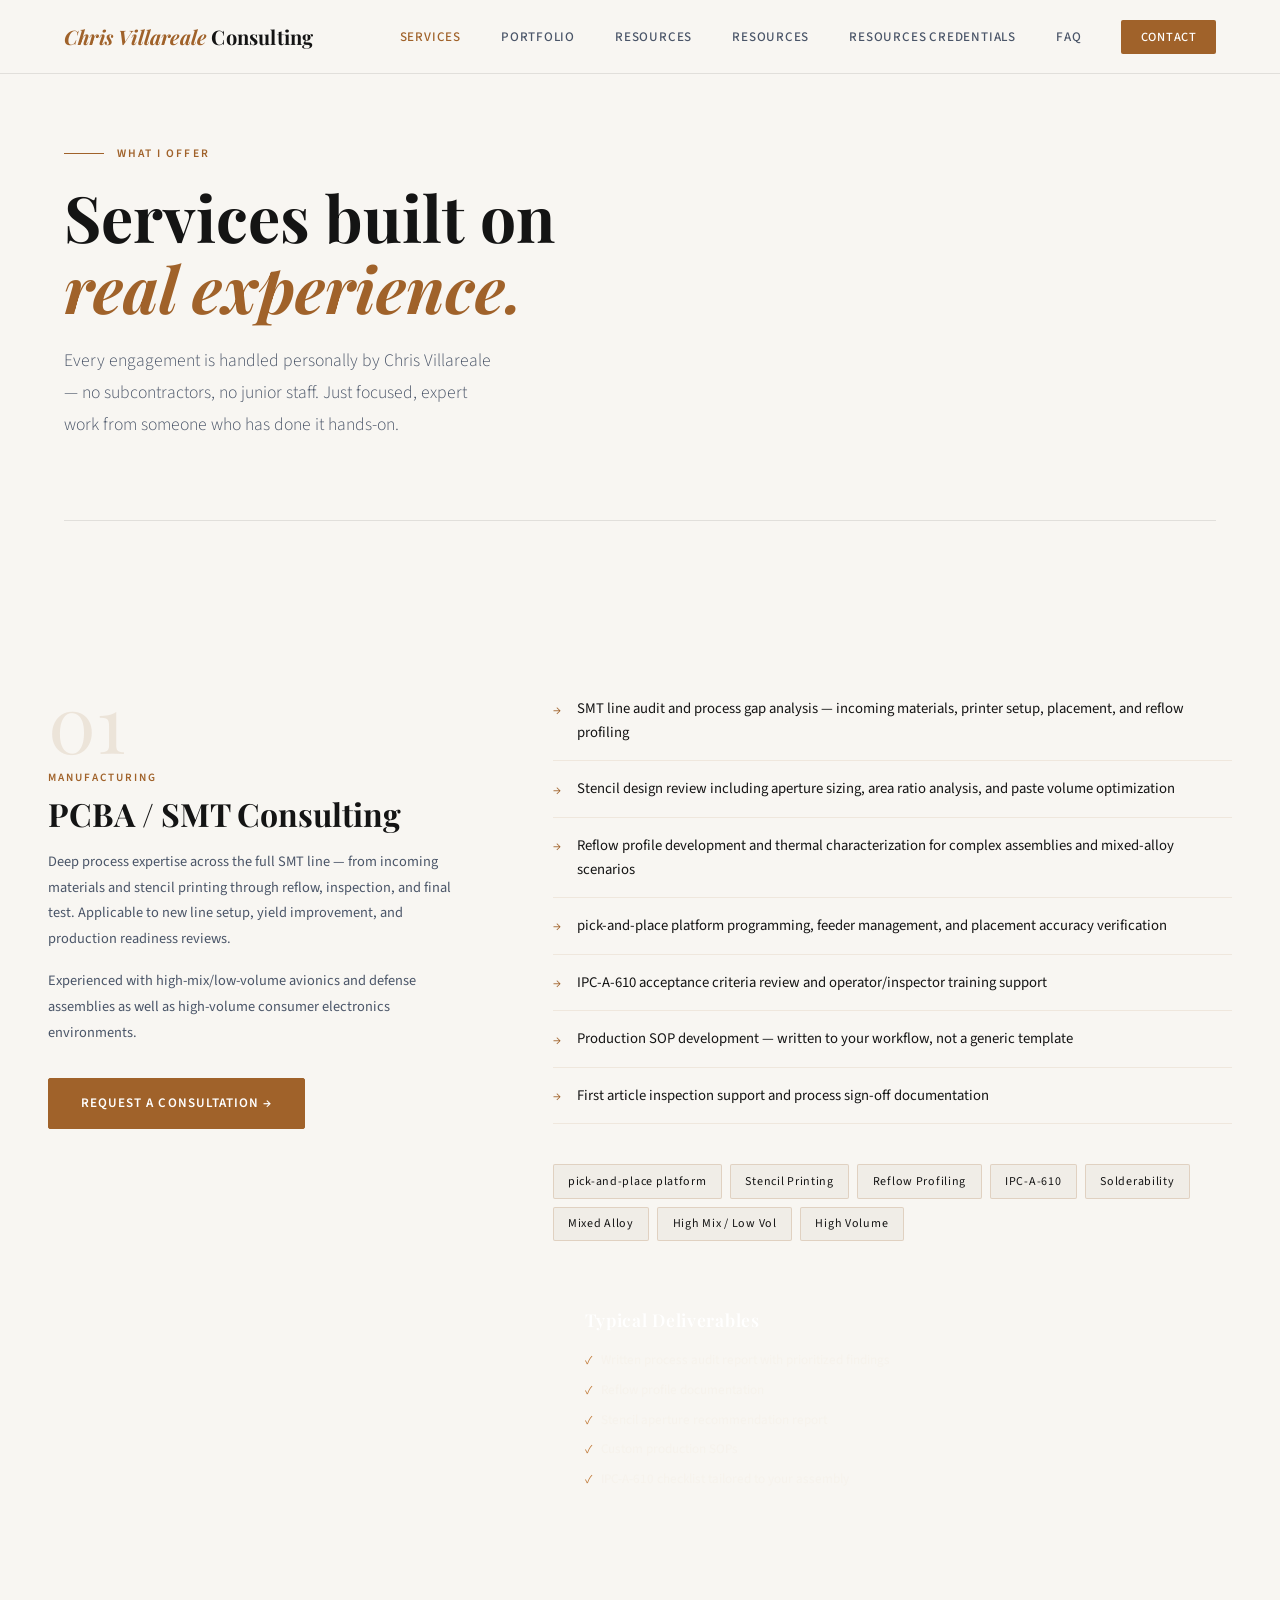
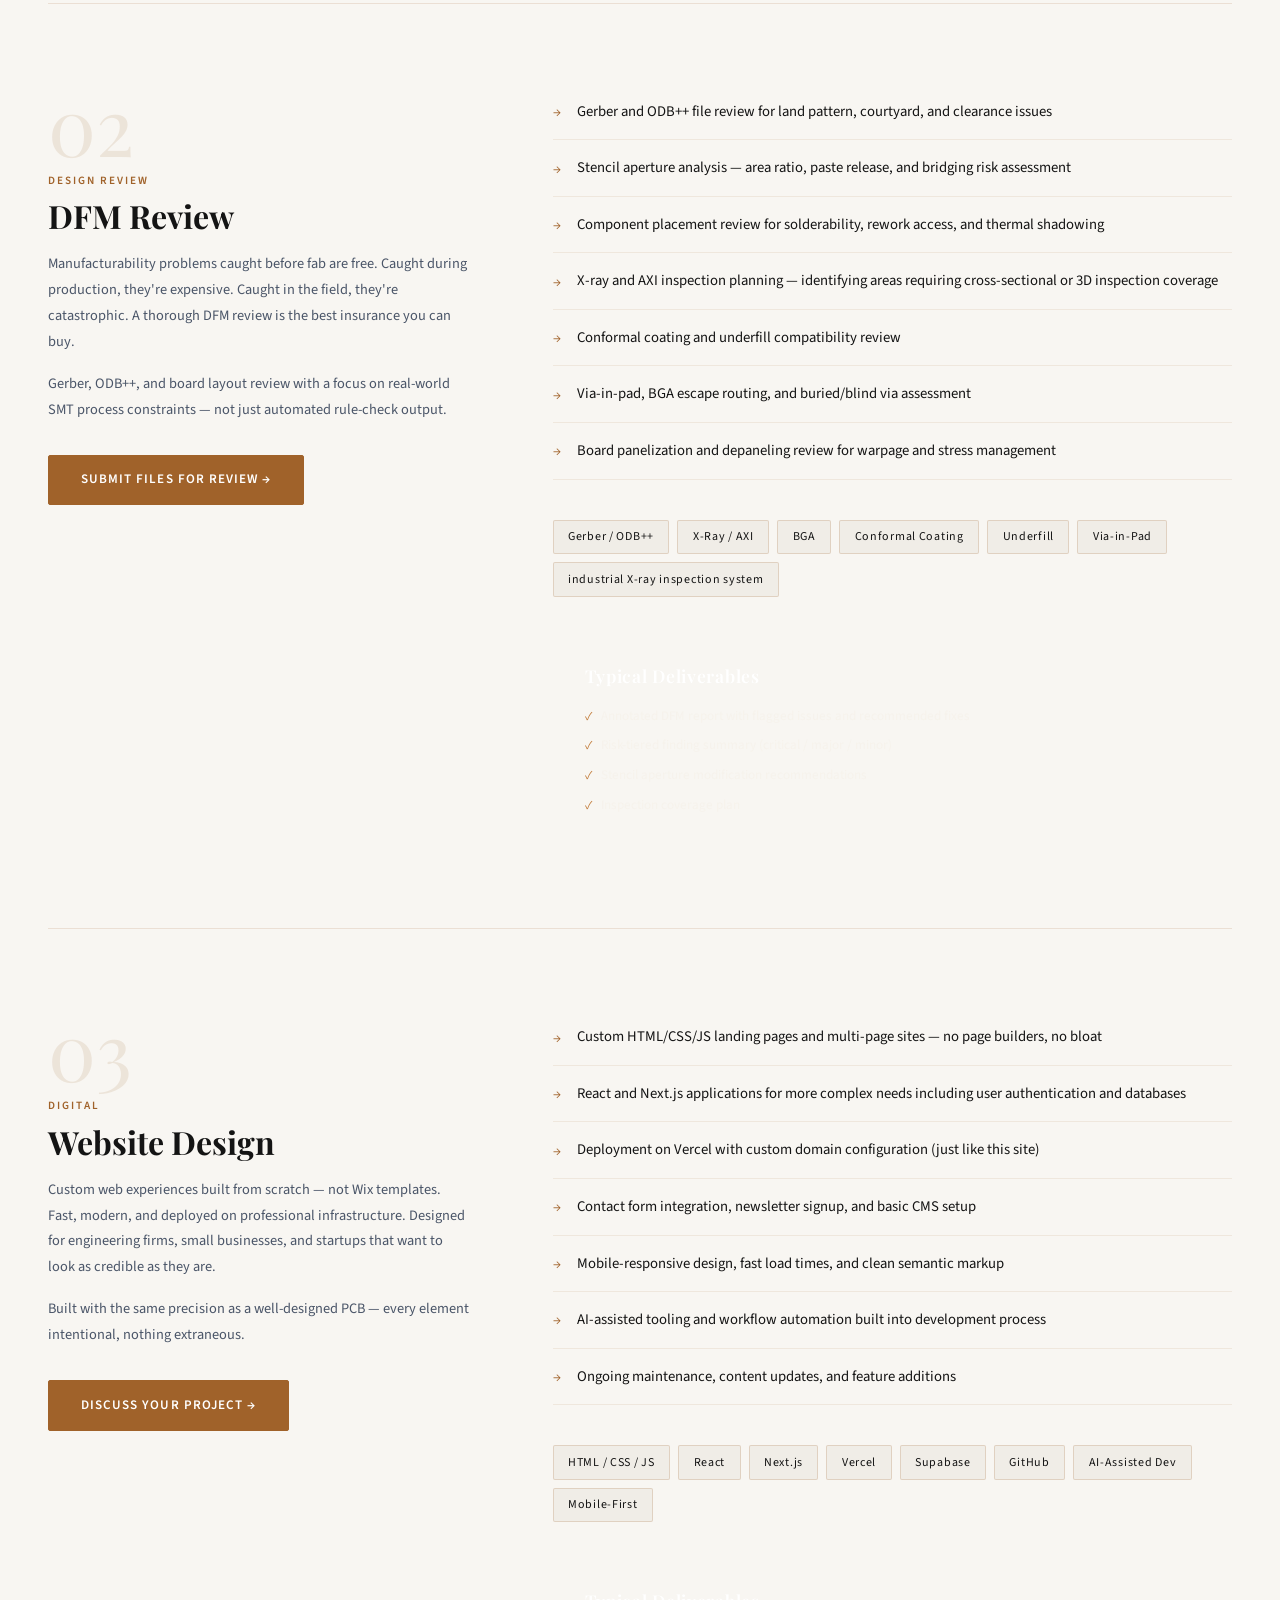
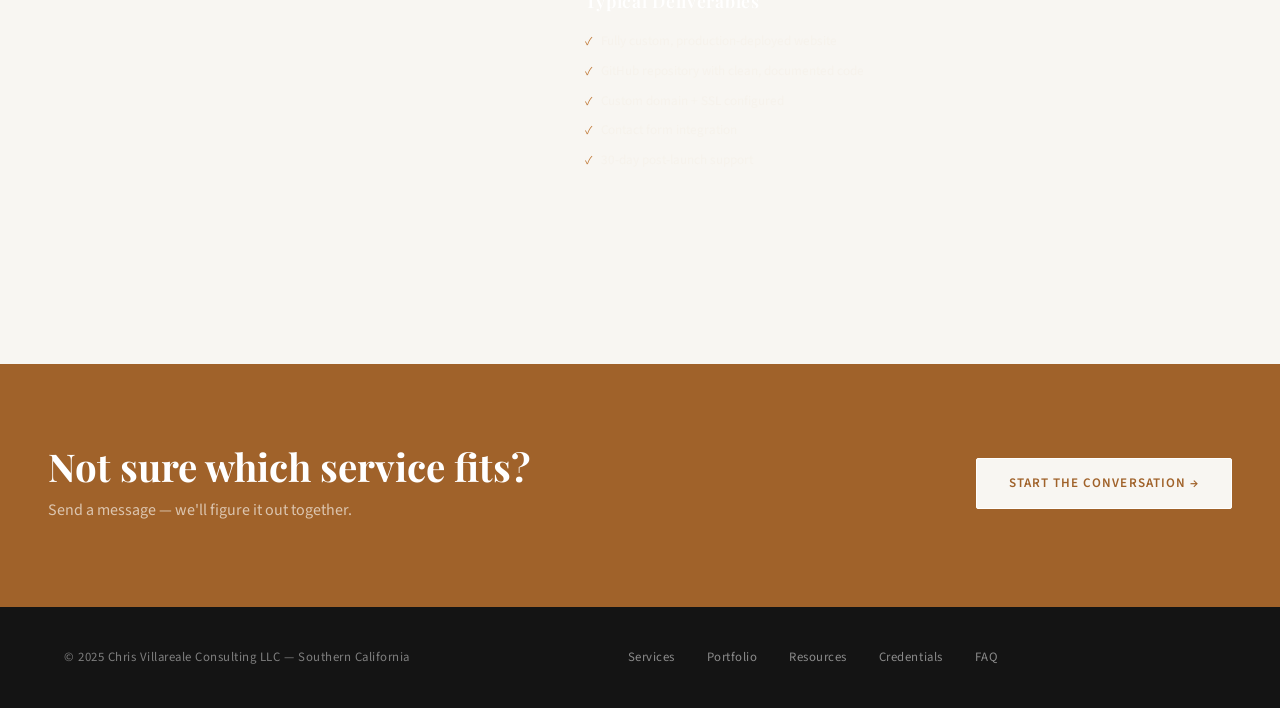
<file: services.html>
<!DOCTYPE html>
<html lang="en">
<head>
  <meta charset="UTF-8" />
  <meta name="viewport" content="width=device-width, initial-scale=1.0" />
  <title>Services — Chris Villareale Consulting</title>
  <link rel="preconnect" href="https://fonts.googleapis.com" />
  <link rel="preconnect" href="https://fonts.gstatic.com" crossorigin />
  <link rel="stylesheet" href="styles.css" />
  <style>
    .services-section { padding: 5rem 3rem; }

    .service-block {
      display: grid;
      grid-template-columns: 1fr 1.6fr;
      gap: 5rem;
      padding: 5rem 0;
      border-bottom: 1px solid rgba(160,98,42,0.15);
      align-items: start;
    }

    .service-block:last-child { border-bottom: none; }

    .service-left {}

    .service-num-lg {
      font-family: 'Playfair Display', serif;
      font-size: 5rem;
      font-weight: 300;
      color: rgba(160,98,42,0.12);
      line-height: 1;
      margin-bottom: 0.5rem;
    }

    .service-left h2 {
      font-size: 2rem;
      margin-bottom: 1rem;
    }

    .service-left .section-label { display: block; margin-bottom: 0.5rem; }

    .service-left p {
      font-size: 0.9rem;
      color: var(--slate);
      line-height: 1.8;
      margin-top: 1rem;
    }

    .service-cta { margin-top: 2rem; }

    .service-right {}

    .service-detail-list {
      list-style: none;
      margin-bottom: 2.5rem;
    }

    .service-detail-list li {
      padding: 1rem 0;
      border-bottom: 1px solid rgba(160,98,42,0.1);
      display: flex;
      gap: 1rem;
      align-items: flex-start;
      font-size: 0.92rem;
      color: var(--ink);
      line-height: 1.6;
    }

    .service-detail-list li::before {
      content: '→';
      color: var(--copper);
      font-size: 0.8rem;
      margin-top: 0.15rem;
      flex-shrink: 0;
    }

    .skill-chips {
      display: flex;
      flex-wrap: wrap;
      gap: 0.5rem;
      margin-top: 1.5rem;
    }

    .chip {
      font-size: 0.75rem;
      font-weight: 400;
      letter-spacing: 0.06em;
      color: var(--ink);
      background: var(--parchment-dk);
      border: 1px solid rgba(160,98,42,0.2);
      padding: 0.4rem 0.9rem;
      border-radius: 2px;
    }

    .deliverables-box {
      background: var(--parchment);
      padding: 2rem;
      margin-top: 2rem;
    }

    .deliverables-box h4 {
      font-family: 'Playfair Display', serif;
      font-size: 1.1rem;
      font-weight: 600;
      color: var(--white);
      margin-bottom: 1rem;
      letter-spacing: 0.04em;
    }

    .deliverables-box ul {
      list-style: none;
      display: flex;
      flex-direction: column;
      gap: 0.5rem;
    }

    .deliverables-box li {
      font-size: 0.82rem;
      color: rgba(245,240,232,0.6);
      display: flex;
      align-items: center;
      gap: 0.6rem;
    }

    .deliverables-box li::before {
      content: '✓';
      color: var(--copper-lt);
      font-size: 0.75rem;
    }

    @media (max-width: 900px) {
      .services-section { padding: 4rem 1.5rem; }
      .service-block { grid-template-columns: 1fr; gap: 2.5rem; padding: 3.5rem 0; }
    }
  </style>
  <link rel="icon" type="image/svg+xml" href="favicon.svg" />
</head>
<body>

  <nav>
    <a href="index.html" class="nav-logo"><span>Chris Villareale</span> Consulting</a>
    <ul class="nav-links">
      <li><a href="services.html" class="active">Services</a></li>
      <li><a href="portfolio.html">Portfolio</a></li>
      <li><a href="resources.html">Resources</a></li>
      <li><a href="resources.html">Resources</a></li>
      <li><a href="resources.html">Resources</a>
      <a href="credentials.html">Credentials</a></li>
      <li><a href="faq.html">FAQ</a></li>
      <li><a href="index.html#contact" class="nav-cta">Contact</a></li>
    </ul>
  </nav>

  <section class="page-hero">
    <p class="page-eyebrow">What I Offer</p>
    <h1>Services built on<br /><em>real experience.</em></h1>
    <p class="page-hero-sub">Every engagement is handled personally by Chris Villareale — no subcontractors, no junior staff. Just focused, expert work from someone who has done it hands-on.</p>
  </section>

  <div class="divider"></div>

  <section class="services-section">

    <!-- PCBA / SMT -->
    <div class="service-block" id="pcba">
      <div class="service-left">
        <div class="service-num-lg">01</div>
        <span class="section-label">Manufacturing</span>
        <h2>PCBA / SMT Consulting</h2>
        <p>Deep process expertise across the full SMT line — from incoming materials and stencil printing through reflow, inspection, and final test. Applicable to new line setup, yield improvement, and production readiness reviews.</p>
        <p>Experienced with high-mix/low-volume avionics and defense assemblies as well as high-volume consumer electronics environments.</p>
        <div class="service-cta">
          <a href="index.html#contact" class="btn btn-primary">Request a Consultation →</a>
        </div>
      </div>
      <div class="service-right">
        <ul class="service-detail-list">
          <li>SMT line audit and process gap analysis — incoming materials, printer setup, placement, and reflow profiling</li>
          <li>Stencil design review including aperture sizing, area ratio analysis, and paste volume optimization</li>
          <li>Reflow profile development and thermal characterization for complex assemblies and mixed-alloy scenarios</li>
          <li>pick-and-place platform programming, feeder management, and placement accuracy verification</li>
          <li>IPC-A-610 acceptance criteria review and operator/inspector training support</li>
          <li>Production SOP development — written to your workflow, not a generic template</li>
          <li>First article inspection support and process sign-off documentation</li>
        </ul>
        <div class="skill-chips">
          <span class="chip">pick-and-place platform</span><span class="chip">Stencil Printing</span><span class="chip">Reflow Profiling</span>
          <span class="chip">IPC-A-610</span><span class="chip">Solderability</span><span class="chip">Mixed Alloy</span>
          <span class="chip">High Mix / Low Vol</span><span class="chip">High Volume</span>
        </div>
        <div class="deliverables-box">
          <h4>Typical Deliverables</h4>
          <ul>
            <li>Written process audit report with prioritized findings</li>
            <li>Reflow profile documentation</li>
            <li>Stencil aperture recommendation report</li>
            <li>Custom production SOPs</li>
            <li>IPC-A-610 checklist tailored to your assembly</li>
          </ul>
        </div>
      </div>
    </div>

    <!-- DFM -->
    <div class="service-block" id="dfm">
      <div class="service-left">
        <div class="service-num-lg">02</div>
        <span class="section-label">Design Review</span>
        <h2>DFM Review</h2>
        <p>Manufacturability problems caught before fab are free. Caught during production, they're expensive. Caught in the field, they're catastrophic. A thorough DFM review is the best insurance you can buy.</p>
        <p>Gerber, ODB++, and board layout review with a focus on real-world SMT process constraints — not just automated rule-check output.</p>
        <div class="service-cta">
          <a href="index.html#contact" class="btn btn-primary">Submit Files for Review →</a>
        </div>
      </div>
      <div class="service-right">
        <ul class="service-detail-list">
          <li>Gerber and ODB++ file review for land pattern, courtyard, and clearance issues</li>
          <li>Stencil aperture analysis — area ratio, paste release, and bridging risk assessment</li>
          <li>Component placement review for solderability, rework access, and thermal shadowing</li>
          <li>X-ray and AXI inspection planning — identifying areas requiring cross-sectional or 3D inspection coverage</li>
          <li>Conformal coating and underfill compatibility review</li>
          <li>Via-in-pad, BGA escape routing, and buried/blind via assessment</li>
          <li>Board panelization and depaneling review for warpage and stress management</li>
        </ul>
        <div class="skill-chips">
          <span class="chip">Gerber / ODB++</span><span class="chip">X-Ray / AXI</span><span class="chip">BGA</span>
          <span class="chip">Conformal Coating</span><span class="chip">Underfill</span><span class="chip">Via-in-Pad</span>
          <span class="chip">industrial X-ray inspection system</span>
        </div>
        <div class="deliverables-box">
          <h4>Typical Deliverables</h4>
          <ul>
            <li>Annotated DFM report with flagged issues and recommended fixes</li>
            <li>Risk-tiered finding summary (critical / major / minor)</li>
            <li>Stencil aperture modification recommendations</li>
            <li>Inspection coverage plan</li>
          </ul>
        </div>
      </div>
    </div>

    <!-- WEBSITE DESIGN -->
    <div class="service-block" id="web">
      <div class="service-left">
        <div class="service-num-lg">03</div>
        <span class="section-label">Digital</span>
        <h2>Website Design</h2>
        <p>Custom web experiences built from scratch — not Wix templates. Fast, modern, and deployed on professional infrastructure. Designed for engineering firms, small businesses, and startups that want to look as credible as they are.</p>
        <p>Built with the same precision as a well-designed PCB — every element intentional, nothing extraneous.</p>
        <div class="service-cta">
          <a href="index.html#contact" class="btn btn-primary">Discuss Your Project →</a>
        </div>
      </div>
      <div class="service-right">
        <ul class="service-detail-list">
          <li>Custom HTML/CSS/JS landing pages and multi-page sites — no page builders, no bloat</li>
          <li>React and Next.js applications for more complex needs including user authentication and databases</li>
          <li>Deployment on Vercel with custom domain configuration (just like this site)</li>
          <li>Contact form integration, newsletter signup, and basic CMS setup</li>
          <li>Mobile-responsive design, fast load times, and clean semantic markup</li>
          <li>AI-assisted tooling and workflow automation built into development process</li>
          <li>Ongoing maintenance, content updates, and feature additions</li>
        </ul>
        <div class="skill-chips">
          <span class="chip">HTML / CSS / JS</span><span class="chip">React</span><span class="chip">Next.js</span>
          <span class="chip">Vercel</span><span class="chip">Supabase</span><span class="chip">GitHub</span>
          <span class="chip">AI-Assisted Dev</span><span class="chip">Mobile-First</span>
        </div>
        <div class="deliverables-box">
          <h4>Typical Deliverables</h4>
          <ul>
            <li>Fully custom, production-deployed website</li>
            <li>GitHub repository with clean, documented code</li>
            <li>Custom domain + SSL configured</li>
            <li>Contact form integration</li>
            <li>30-day post-launch support</li>
          </ul>
        </div>
      </div>
    </div>

  </section>

  <!-- CTA BANNER -->
  <section style="background: var(--copper); padding: 5rem 3rem; display: flex; align-items: center; justify-content: space-between; gap: 2rem; flex-wrap: wrap;">
    <div>
      <h2 style="color: var(--white); font-size: clamp(1.8rem, 3vw, 2.4rem);">Not sure which service fits?</h2>
      <p style="color: rgba(245,240,232,0.7); margin-top: 0.6rem;">Send a message — we'll figure it out together.</p>
    </div>
    <a href="index.html#contact" class="btn" style="background: var(--parchment); color: var(--copper); border: 1px solid var(--white); white-space: nowrap;">Start the Conversation →</a>
  </section>

  <footer>
    <span>© 2025 Chris Villareale Consulting LLC — Southern California</span>
    <div class="footer-links">
      <a href="services.html">Services</a>
      <a href="portfolio.html">Portfolio</a>
      <a href="resources.html">Resources</a>
      <a href="credentials.html">Credentials</a>
      <a href="faq.html">FAQ</a>
    </div>
    <a href="/cdn-cgi/l/email-protection#395a514b504a794d515c5758495655504d5857175a5654"><span class
</file>
<file: styles.css>
@import url('https://fonts.googleapis.com/css2?family=Playfair+Display:ital,wght@0,400;0,600;0,700;1,400;1,600&family=Source+Sans+3:wght@300;400;500;600&display=swap');

:root {
  /* Light palette */
  --parchment:   #F8F6F2;
  --parchment-dk:#F0EDE7;
  --white:       #FFFFFF;

  /* Dark palette */
  --ink:         #141414;
  --ink-lt:      #2C2C2C;
  --slate:       #4A5568;
  --slate-lt:    #718096;

  /* Navy sections */
  --navy:        #0F1C2E;
  --navy-lt:     #162540;
  --navy-rule:   rgba(255,255,255,0.08);

  /* Copper accent */
  --copper:      #A0622A;
  --copper-lt:   #C07A38;
  --copper-pale: #F0E4D6;
  --copper-rule: rgba(160,98,42,0.2);

  /* Functional */
  --border:      rgba(20,20,20,0.1);
  --border-strong: rgba(20,20,20,0.2);
  --shadow-sm:   0 1px 3px rgba(20,20,20,0.08);
  --shadow-md:   0 4px 16px rgba(20,20,20,0.1);
  --shadow-lg:   0 12px 40px rgba(20,20,20,0.12);
}

*, *::before, *::after { box-sizing: border-box; margin: 0; padding: 0; }
html { scroll-behavior: smooth; }

body {
  background: var(--parchment);
  color: var(--ink);
  font-family: 'Source Sans 3', sans-serif;
  font-weight: 400;
  line-height: 1.65;
  overflow-x: hidden;
  -webkit-font-smoothing: antialiased;
}

/* ─── NAV ─── */
nav {
  position: fixed;
  top: 0; left: 0; right: 0;
  z-index: 100;
  display: flex;
  align-items: center;
  justify-content: space-between;
  padding: 1.25rem 4rem;
  background: rgba(248,246,242,0.96);
  backdrop-filter: blur(12px);
  border-bottom: 1px solid var(--border);
}

.nav-logo {
  font-family: 'Playfair Display', serif;
  font-size: 1.25rem;
  font-weight: 700;
  letter-spacing: 0.01em;
  color: var(--ink);
  text-decoration: none;
}

.nav-logo span { color: var(--copper); font-style: italic; }

.nav-links {
  display: flex;
  gap: 2.5rem;
  list-style: none;
  align-items: center;
}

.nav-links a {
  font-size: 0.82rem;
  font-weight: 500;
  letter-spacing: 0.06em;
  text-transform: uppercase;
  color: var(--slate);
  text-decoration: none;
  transition: color 0.2s;
}

.nav-links a:hover,
.nav-links a.active { color: var(--copper); }

.nav-cta {
  background: var(--copper) !important;
  color: white !important;
  padding: 0.5rem 1.2rem;
  border-radius: 2px;
  font-size: 0.78rem !important;
  transition: background 0.2s !important;
}

.nav-cta:hover { background: var(--ink) !important; color: white !important; }

/* ─── PAGE HERO ─── */
.page-hero {
  padding: 9rem 4rem 5rem;
  position: relative;
  overflow: hidden;
  background: var(--parchment);
}

.page-eyebrow {
  font-size: 0.72rem;
  font-weight: 600;
  letter-spacing: 0.18em;
  text-transform: uppercase;
  color: var(--copper);
  margin-bottom: 1.2rem;
  display: flex;
  align-items: center;
  gap: 0.8rem;
}

.page-eyebrow::before {
  content: '';
  display: block;
  width: 2.5rem;
  height: 1px;
  background: var(--copper);
}

.page-hero h1 {
  font-family: 'Playfair Display', serif;
  font-size: clamp(2.8rem, 5vw, 4.5rem);
  font-weight: 700;
  line-height: 1.1;
  color: var(--ink);
  max-width: 18ch;
}

.page-hero h1 em {
  font-style: italic;
  color: var(--copper);
}

.page-hero-sub {
  font-size: 1.1rem;
  color: var(--slate);
  max-width: 54ch;
  margin-top: 1.4rem;
  line-height: 1.8;
  font-weight: 300;
}

/* ─── SHARED ─── */
.divider {
  height: 1px;
  background: var(--border);
  margin: 0 4rem;
}

.divider-copper {
  height: 1px;
  background: linear-gradient(90deg, transparent, var(--copper), transparent);
  margin: 0 4rem;
  opacity: 0.4;
}

.section-label {
  font-size: 0.7rem;
  font-weight: 600;
  letter-spacing: 0.18em;
  text-transform: uppercase;
  color: var(--copper);
}

h2 {
  font-family: 'Playfair Display', serif;
  font-size: clamp(2rem, 3.5vw, 3rem);
  font-weight: 700;
  color: var(--ink);
  line-height: 1.15;
}

h2.light { color: var(--white); }

h3 {
  font-family: 'Playfair Display', serif;
  font-size: 1.35rem;
  font-weight: 600;
  color: var(--ink);
  line-height: 1.25;
}

h3.light { color: var(--white); }

/* ─── TAGS ─── */
.tag {
  font-size: 0.68rem;
  font-weight: 600;
  letter-spacing: 0.08em;
  text-transform: uppercase;
  color: var(--copper);
  background: var(--copper-pale);
  border: 1px solid var(--copper-rule);
  padding: 0.22rem 0.6rem;
  border-radius: 2px;
}

.tag-navy {
  color: rgba(255,255,255,0.7);
  background: rgba(255,255,255,0.06);
  border-color: rgba(255,255,255,0.12);
}

/* ─── BUTTONS ─── */
.btn {
  display: inline-flex;
  align-items: center;
  gap: 0.5rem;
  padding: 0.85rem 2rem;
  font-family: 'Source Sans 3', sans-serif;
  font-size: 0.82rem;
  font-weight: 600;
  letter-spacing: 0.08em;
  text-transform: uppercase;
  text-decoration: none;
  border-radius: 2px;
  transition: all 0.22s ease;
  cursor: pointer;
  border: none;
}

.btn-primary {
  background: var(--copper);
  color: white;
  border: 1px solid var(--copper);
}

.btn-primary:hover {
  background: var(--ink);
  border-color: var(--ink);
}

.btn-outline {
  background: transparent;
  color: var(--ink);
  border: 1px solid var(--border-strong);
}

.btn-outline:hover {
  border-color: var(--copper);
  color: var(--copper);
}

.btn-outline-light {
  background: transparent;
  color: rgba(255,255,255,0.85);
  border: 1px solid rgba(255,255,255,0.25);
}

.btn-outline-light:hover {
  border-color: rgba(255,255,255,0.6);
  color: white;
}

/* ─── FORM ─── */
input, textarea, select {
  width: 100%;
  background: var(--white);
  border: 1px solid var(--border-strong);
  border-radius: 2px;
  padding: 0.8rem 1rem;
  font-family: 'Source Sans 3', sans-serif;
  font-size: 0.95rem;
  color: var(--ink);
  outline: none;
  transition: border-color 0.2s, box-shadow 0.2s;
}

input:focus, textarea:focus, select:focus {
  border-color: var(--copper);
  box-shadow: 0 0 0 3px var(--copper-pale);
}

input::placeholder, textarea::placeholder { color: var(--slate-lt); }

label {
  font-size: 0.72rem;
  font-weight: 600;
  letter-spacing: 0.1em;
  text-transform: uppercase;
  color: var(--slate);
}

/* ─── FOOTER ─── */
footer {
  background: var(--ink);
  color: rgba(255,255,255,0.45);
  padding: 2.5rem 4rem;
  font-size: 0.8rem;
  letter-spacing: 0.04em;
  display: flex;
  justify-content: space-between;
  align-items: center;
  flex-wrap: wrap;
  gap: 1rem;
  border-top: 3px solid var(--copper);
}

.footer-links { display: flex; gap: 2rem; }
footer a { color: rgba(255,255,255,0.5); text-decoration: none; transition: color 0.2s; }
footer a:hover { color: var(--copper-lt); }

/* ─── ANIMATIONS ─── */
@keyframes fadeUp {
  from { opacity: 0; transform: translateY(20px); }
  to   { opacity: 1; transform: translateY(0); }
}

@keyframes fadeIn {
  from { opacity: 0; }
  to   { opacity: 1; }
}

/* ─── RESPONSIVE ─── */
@media (max-width: 1000px) {
  nav { padding: 1.2rem 2rem; }
  .nav-links { gap: 1.5rem; }
  .page-hero { padding: 8rem 2rem 4rem; }
  .divider, .divider-copper { margin: 0 2rem; }
  footer { flex-direction: column; text-align: center; padding: 2rem; }
}

@media (max-width: 650px) {
  nav { padding: 1rem 1.5rem; }
  .nav-links { gap: 1rem; }
  .nav-links a { font-size: 0.72rem; }
  .nav-cta { display: none; }
}
</file>
